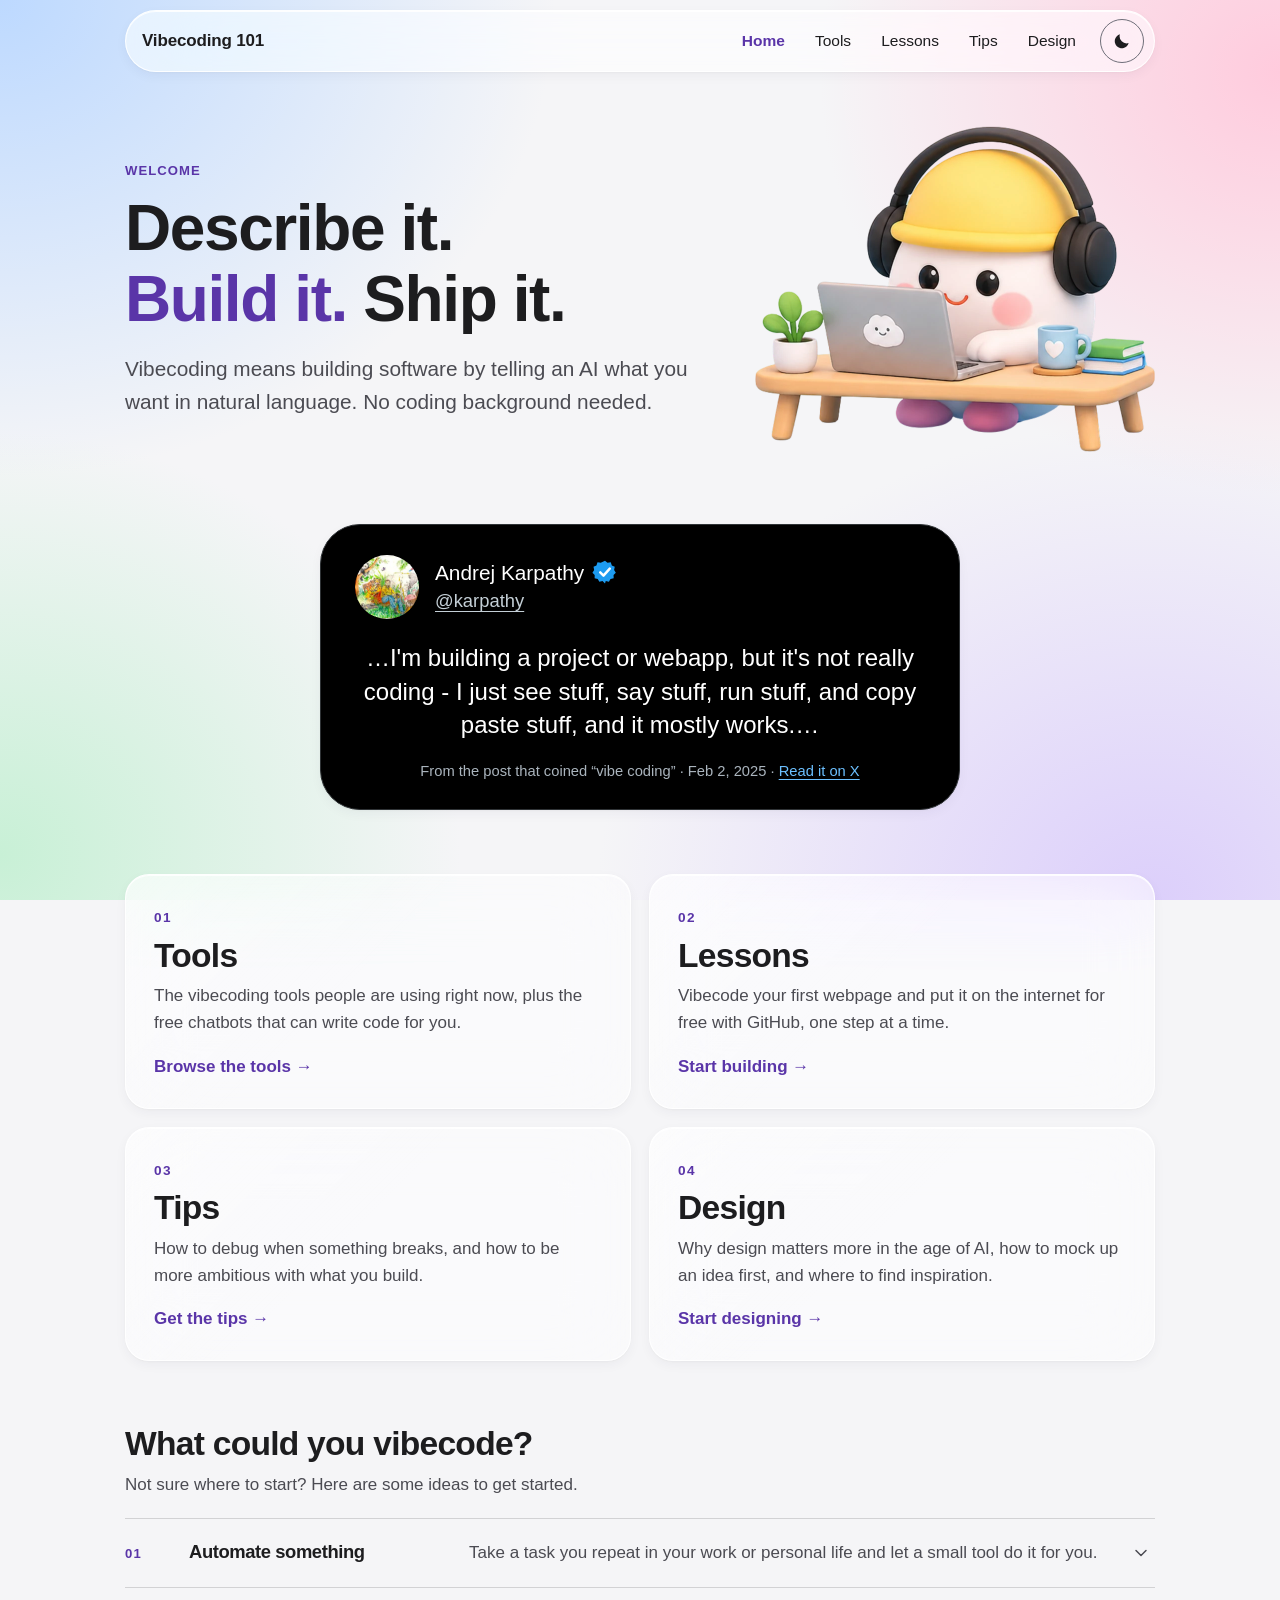
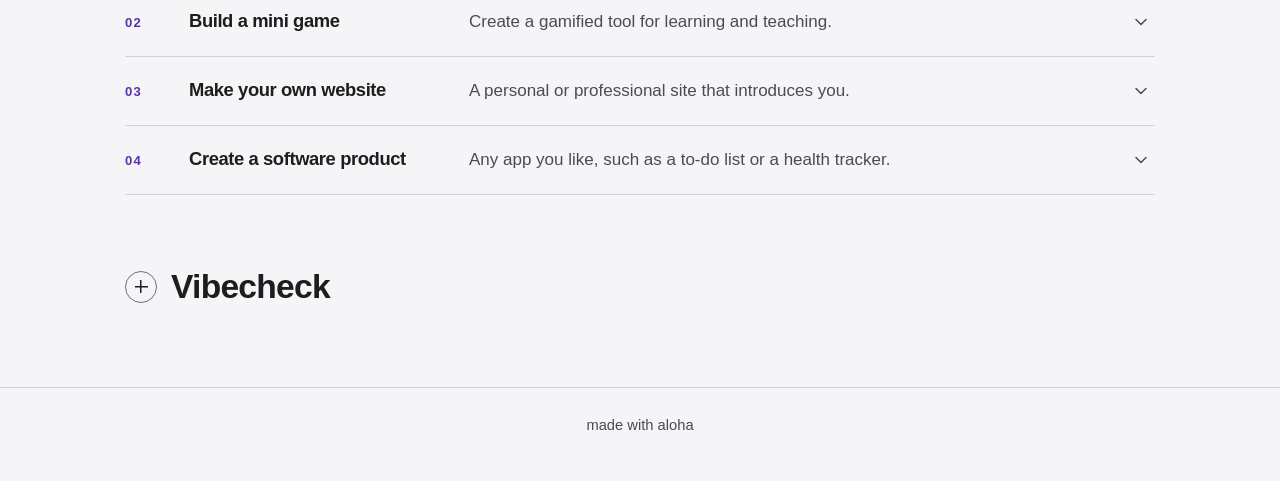
<file: index.html>
<!DOCTYPE html>
<html lang="en">
<head>
  <meta charset="UTF-8">
  <meta name="viewport" content="width=device-width, initial-scale=1">
  <title>Vibecoding 101</title>
  <meta name="description" content="A beginner's guide to vibecoding: popular tools and a step-by-step walkthrough for building your first webpage.">
  <meta name="color-scheme" content="light dark">
  <link rel="icon" type="image/png" href="favicon.png?v=4">
  <link rel="apple-touch-icon" href="apple-touch-icon.png?v=4">
  <script>
    (function () {
      var t = null;
      try { t = localStorage.getItem('vc101-theme'); } catch (e) {}
      if (!t) t = window.matchMedia && window.matchMedia('(prefers-color-scheme: dark)').matches ? 'dark' : 'light';
      document.documentElement.setAttribute('data-theme', t);
    })();
  </script>
  <link rel="stylesheet" href="style.css?v=35">
</head>
<body>
  <a class="skip" href="#main">Skip to main content</a>
  <header class="topbar">
    <div class="wrap">
      <div class="bar glass">
        <a class="brand" href="./">Vibecoding 101</a>
        <button class="menu-btn" id="menuBtn" type="button" aria-label="Menu" aria-expanded="false" aria-controls="mainNav">
          <svg viewBox="0 0 24 24" aria-hidden="true" fill="none" stroke="currentColor" stroke-width="2" stroke-linecap="round"><path d="M4 7h16M4 12h16M4 17h16"/></svg>
        </button>
        <nav aria-label="Main" id="mainNav"><ul class="nav"><li><a href="./" title="Home" aria-current="page"><svg class="nav-ico" viewBox="0 0 24 24" aria-hidden="true"><path d="M4 11l8-7 8 7v8a1 1 0 0 1-1 1h-4v-6H9v6H5a1 1 0 0 1-1-1z"/></svg><span class="nav-txt">Home</span></a></li><li><a href="tools" title="Tools"><svg class="nav-ico" viewBox="0 0 24 24" aria-hidden="true"><path d="M14.5 6.5a4 4 0 0 0-5.2 5.2L4 17v3h3l5.3-5.3a4 4 0 0 0 5.2-5.2l-2.6 2.6-2.4-.6-.6-2.4z"/></svg><span class="nav-txt">Tools</span></a></li><li><a href="lessons" title="Lessons"><svg class="nav-ico" viewBox="0 0 24 24" aria-hidden="true"><path d="M9 8l-4 4 4 4M15 8l4 4-4 4"/></svg><span class="nav-txt">Lessons</span></a></li><li><a href="tips" title="Tips"><svg class="nav-ico" viewBox="0 0 24 24" aria-hidden="true"><path d="M9 18h6M10 21h4M12 3a6 6 0 0 0-3.5 10.9c.6.5 1 1.2 1 2.1h5c0-.9.4-1.6 1-2.1A6 6 0 0 0 12 3z"/></svg><span class="nav-txt">Tips</span></a></li><li><a href="design" title="Design"><svg class="nav-ico" viewBox="0 0 24 24" aria-hidden="true"><path d="M4 20l1-4L16 5l3 3L8 19zM14 7l3 3"/></svg><span class="nav-txt">Design</span></a></li></ul></nav>
        <button class="theme" id="themeToggle" type="button" aria-label="Switch to dark mode">
          <svg class="moon" viewBox="0 0 24 24" aria-hidden="true" fill="currentColor"><path d="M20 14.5A8.5 8.5 0 0 1 9.5 4a8.5 8.5 0 1 0 10.5 10.5z"/></svg>
          <svg class="sun" viewBox="0 0 24 24" aria-hidden="true" fill="none" stroke="currentColor" stroke-width="2" stroke-linecap="round" hidden><circle cx="12" cy="12" r="4"/><path d="M12 2v2M12 20v2M2 12h2M20 12h2M5 5l1.5 1.5M17.5 17.5 19 19M19 5l-1.5 1.5M6.5 17.5 5 19"/></svg>
        </button>
      </div>
    </div>
  </header>
  <main id="main" class="wrap">
    <section class="hero" aria-labelledby="h1">
      <div>
        <p class="eyebrow">Welcome</p>
        <h1 id="h1">Describe it. <span class="hl">Build it.</span> Ship it.</h1>
        <p class="lede">Vibecoding means building software by telling an AI what you want in natural language. No coding background needed.</p>
      </div>
      <img class="hero-art lg" src="images/mascot-laptop.webp?v=2" alt="" width="800" height="652">
    </section>

    <section aria-labelledby="quote-h">
      <h2 id="quote-h" class="sr-only">Where the term comes from</h2>
      <figure class="xpost">
        <div class="xhead">
          <img class="xavatar" src="images/karpathy.jpg" alt="" width="64" height="64">
          <div>
            <div class="xname">Andrej Karpathy <svg viewBox="0 0 24 24" role="img" aria-label="Verified account"><path class="seal" d="M12 1.5l2.3 1.9 3-.3 1 2.8 2.7 1.3-.6 2.9 1.6 2.5-2.1 2.1.1 3-2.9.7-1.5 2.6-2.9-.8L12 22.5l-2.3-2.3-2.9.8-1.5-2.6-2.9-.7.1-3-2.1-2.1 1.6-2.5-.6-2.9 2.7-1.3 1-2.8 3 .3z"/><path d="M7.6 12.3l3 3 5.8-6.4" fill="none" stroke="#fff" stroke-width="2.3" stroke-linecap="round" stroke-linejoin="round"/></svg></div>
            <a class="xhandle" href="https://x.com/karpathy/status/1886192184808149383" target="_blank" rel="noopener">@karpathy<span class="sr-only"> (opens in a new tab)</span></a>
          </div>
        </div>
        <blockquote cite="https://x.com/karpathy/status/1886192184808149383">
          <p>&hellip;I'm building a project or webapp, but it's not really coding - I just see stuff, say stuff, run stuff, and copy paste stuff, and it mostly works.&hellip;</p>
        </blockquote>
        <figcaption>From the post that coined &ldquo;vibe coding&rdquo; &middot; Feb 2, 2025 &middot; <a href="https://x.com/karpathy/status/1886192184808149383" target="_blank" rel="noopener">Read it on X<span class="sr-only"> (opens in a new tab)</span></a></figcaption>
      </figure>
    </section>

    <section class="doors" aria-label="Pages">
      <a class="door glass" href="tools">
        <span class="num">01</span>
        <h2>Tools</h2>
        <p>The vibecoding tools people are using right now, plus the free chatbots that can write code for you.</p>
        <span class="go">Browse the tools &rarr;</span>
      </a>
      <a class="door glass" href="lessons">
        <span class="num">02</span>
        <h2>Lessons</h2>
        <p>Vibecode your first webpage and put it on the internet for free with GitHub, one step at a time.</p>
        <span class="go">Start building &rarr;</span>
      </a>
      <a class="door glass" href="tips">
        <span class="num">03</span>
        <h2>Tips</h2>
        <p>How to debug when something breaks, and how to be more ambitious with what you build.</p>
        <span class="go">Get the tips &rarr;</span>
      </a>
      <a class="door glass" href="design">
        <span class="num">04</span>
        <h2>Design</h2>
        <p>Why design matters more in the age of AI, how to mock up an idea first, and where to find inspiration.</p>
        <span class="go">Start designing &rarr;</span>
      </a>
    </section>

    <section aria-labelledby="ideas-h">
      <h2 id="ideas-h">What could you vibecode?</h2>
      <p class="note">Not sure where to start? Here are some ideas to get started.</p>
      <ol class="idea-list">
        <li><details><summary class="idea-row"><span class="idea-n" aria-hidden="true">01</span><h3>Automate something</h3><p>Take a task you repeat in your work or personal life and let a small tool do it for you.</p><span class="idea-more" aria-hidden="true"><svg viewBox="0 0 24 24"><path d="M6 9l6 6 6-6"/></svg></span></summary>
          <div class="idea-ex">
          <ol class="flowline">
            <li><span class="dot" aria-hidden="true">1</span><span class="lbl">Collect de-identified peer feedback<span class="tag special">Google Forms</span></span></li>
            <li><span class="dot" aria-hidden="true">2</span><span class="lbl">Write a skill that turns it into a report with recommendations<span class="tag special">Claude</span></span></li>
            <li><span class="dot" aria-hidden="true">3</span><span class="lbl">Update a document with the report content<span class="tag special">Google Docs</span></span></li>
            <li><span class="dot" aria-hidden="true">4</span><span class="lbl">Send students their peer feedback</span></li>
          </ol>
          </div></details></li>
        <li><details><summary class="idea-row"><span class="idea-n" aria-hidden="true">02</span><h3>Build a mini game</h3><p>Create a gamified tool for learning and teaching.</p><span class="idea-more" aria-hidden="true"><svg viewBox="0 0 24 24"><path d="M6 9l6 6 6-6"/></svg></span></summary>
          <div class="idea-ex">
          <div class="vwrap"><ul class="vgrid three">
            <li><a href="archive/number-matching-game.html" data-demo="Number matching game">Number matching game</a><span>Match Chinese numbers with English ones (1&ndash;10).</span></li>
            <li><a href="examples/cyberpunk-ranking-app.html" data-demo="Who will go first? (cyberpunk theme)">Who will go first? (cyberpunk theme)</a><span>Enter students' names and the tool selects who presents first.</span></li>
            <li><a href="examples/15_15_multiplication.html" data-demo="15 &times; 15 multiplication game">15 &times; 15 multiplication game</a><span>Test your ability to multiply numbers up to 15.</span></li>
          </ul></div>
          </div></details></li>
        <li><details><summary class="idea-row"><span class="idea-n" aria-hidden="true">03</span><h3>Make your own website</h3><p>A personal or professional site that introduces you.</p><span class="idea-more" aria-hidden="true"><svg viewBox="0 0 24 24"><path d="M6 9l6 6 6-6"/></svg></span></summary>
          <div class="idea-ex">
          <div class="vwrap"><ul class="vgrid one">
            <li><a href="https://anndtai.com/" target="_blank" rel="noopener">anndtai.com<span class="sr-only"> (opens in a new tab)</span></a><span>A gamified personal website.</span></li>
          </ul></div>
          </div></details></li>
        <li><details><summary class="idea-row"><span class="idea-n" aria-hidden="true">04</span><h3>Create a software product</h3><p>Any app you like, such as a to-do list or a health tracker.</p><span class="idea-more" aria-hidden="true"><svg viewBox="0 0 24 24"><path d="M6 9l6 6 6-6"/></svg></span></summary>
          <div class="idea-ex">
          <p class="soon">Example coming soon.</p>
          </div></details></li>
      </ol>
    </section>

    <section aria-labelledby="check-h">
      <details class="vibe"><summary><h2 id="check-h">Vibecheck</h2></summary>
      <div class="quiz">
        <fieldset class="q glass">
          <legend><span class="qn">Question 1 of 3</span>What does vibecoding mean?</legend>
          <div class="opts">
            <label class="opt"><input type="radio" name="home-q1" data-fb=" That is the traditional route. Vibecoding starts from a plain-language description instead."><span>Memorizing a programming language before you build anything.</span></label>
            <label class="opt"><input type="radio" name="home-q1" data-correct data-fb=" You describe, the AI writes the code, and you steer by looking at the result."><span>Describing what you want to an AI and shaping the result through conversation.</span></label>
            <label class="opt"><input type="radio" name="home-q1" data-fb=" Vibecoding creates something new from your own description."><span>Copying a finished website from someone else.</span></label>
          </div>
          <button class="btn small check" type="button">Check answer</button>
          <p class="feedback" role="status"></p>
        </fieldset>
        <fieldset class="q glass">
          <legend><span class="qn">Question 2 of 3</span>True or false? Vibecoding is for people with a computer science degree.</legend>
          <div class="opts">
            <label class="opt"><input type="radio" name="home-q2" data-fb=" Vibecoding works in natural language, so no degree or coding background is needed."><span>True</span></label>
            <label class="opt"><input type="radio" name="home-q2" data-correct data-fb=" Anyone who can describe what they want can vibecode. No degree or coding background needed."><span>False</span></label>
          </div>
          <button class="btn small check" type="button">Check answer</button>
          <p class="feedback" role="status"></p>
        </fieldset>
        <fieldset class="q glass">
          <legend><span class="qn">Question 3 of 3</span>When was the term vibecoding coined?</legend>
          <div class="opts">
            <label class="opt"><input type="radio" name="home-q3" data-fb=" Earlier than the real date. Andrej Karpathy, a co-founder of OpenAI, coined the term in a post on X in February 2025."><span>2015</span></label>
            <label class="opt"><input type="radio" name="home-q3" data-fb=" Close, but not yet. Andrej Karpathy, a co-founder of OpenAI, coined the term in a post on X in February 2025."><span>2022</span></label>
            <label class="opt"><input type="radio" name="home-q3" data-correct data-fb=" Andrej Karpathy, a co-founder of OpenAI, coined the term in a post on X in February 2025."><span>2025</span></label>
          </div>
          <button class="btn small check" type="button">Check answer</button>
          <p class="feedback" role="status"></p>
        </fieldset>
      </div>
      </details>
    </section>

    <dialog class="demo" id="demo" aria-labelledby="demo-title">
      <div class="demo-bar">
        <h2 id="demo-title" class="h3">Example</h2>
        <a id="demo-open" href="#" target="_blank" rel="noopener">Open in a new tab<span class="sr-only"> (opens in a new tab)</span></a>
        <button type="button" class="fc-btn" id="demo-close" aria-label="Close example"><svg viewBox="0 0 24 24" aria-hidden="true"><path d="M6 6l12 12M18 6L6 18"/></svg></button>
      </div>
      <iframe id="demo-frame" title="Example" src="about:blank"></iframe>
    </dialog>

  </main>
  <footer>
    <div class="wrap">made with aloha</div>
  </footer>
  <script src="app.js?v=35"></script>
</body>
</html>
</file>
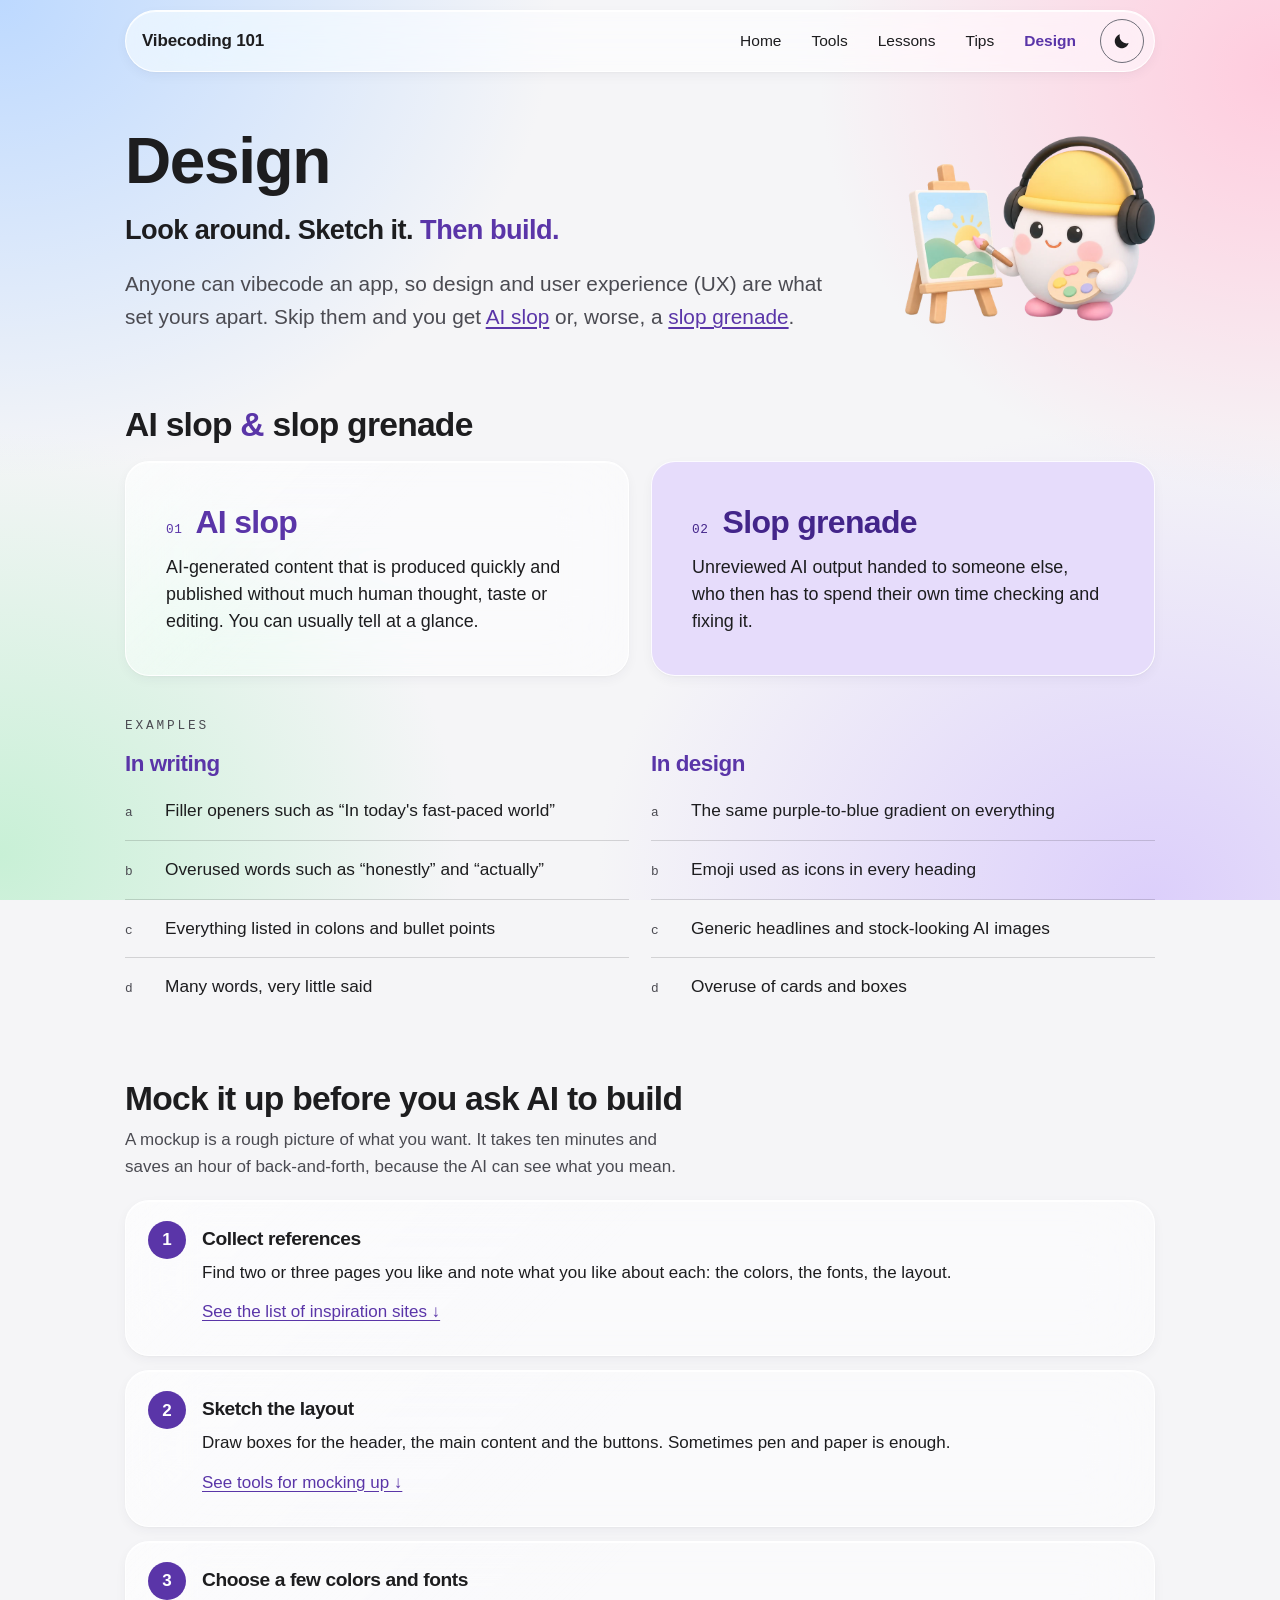
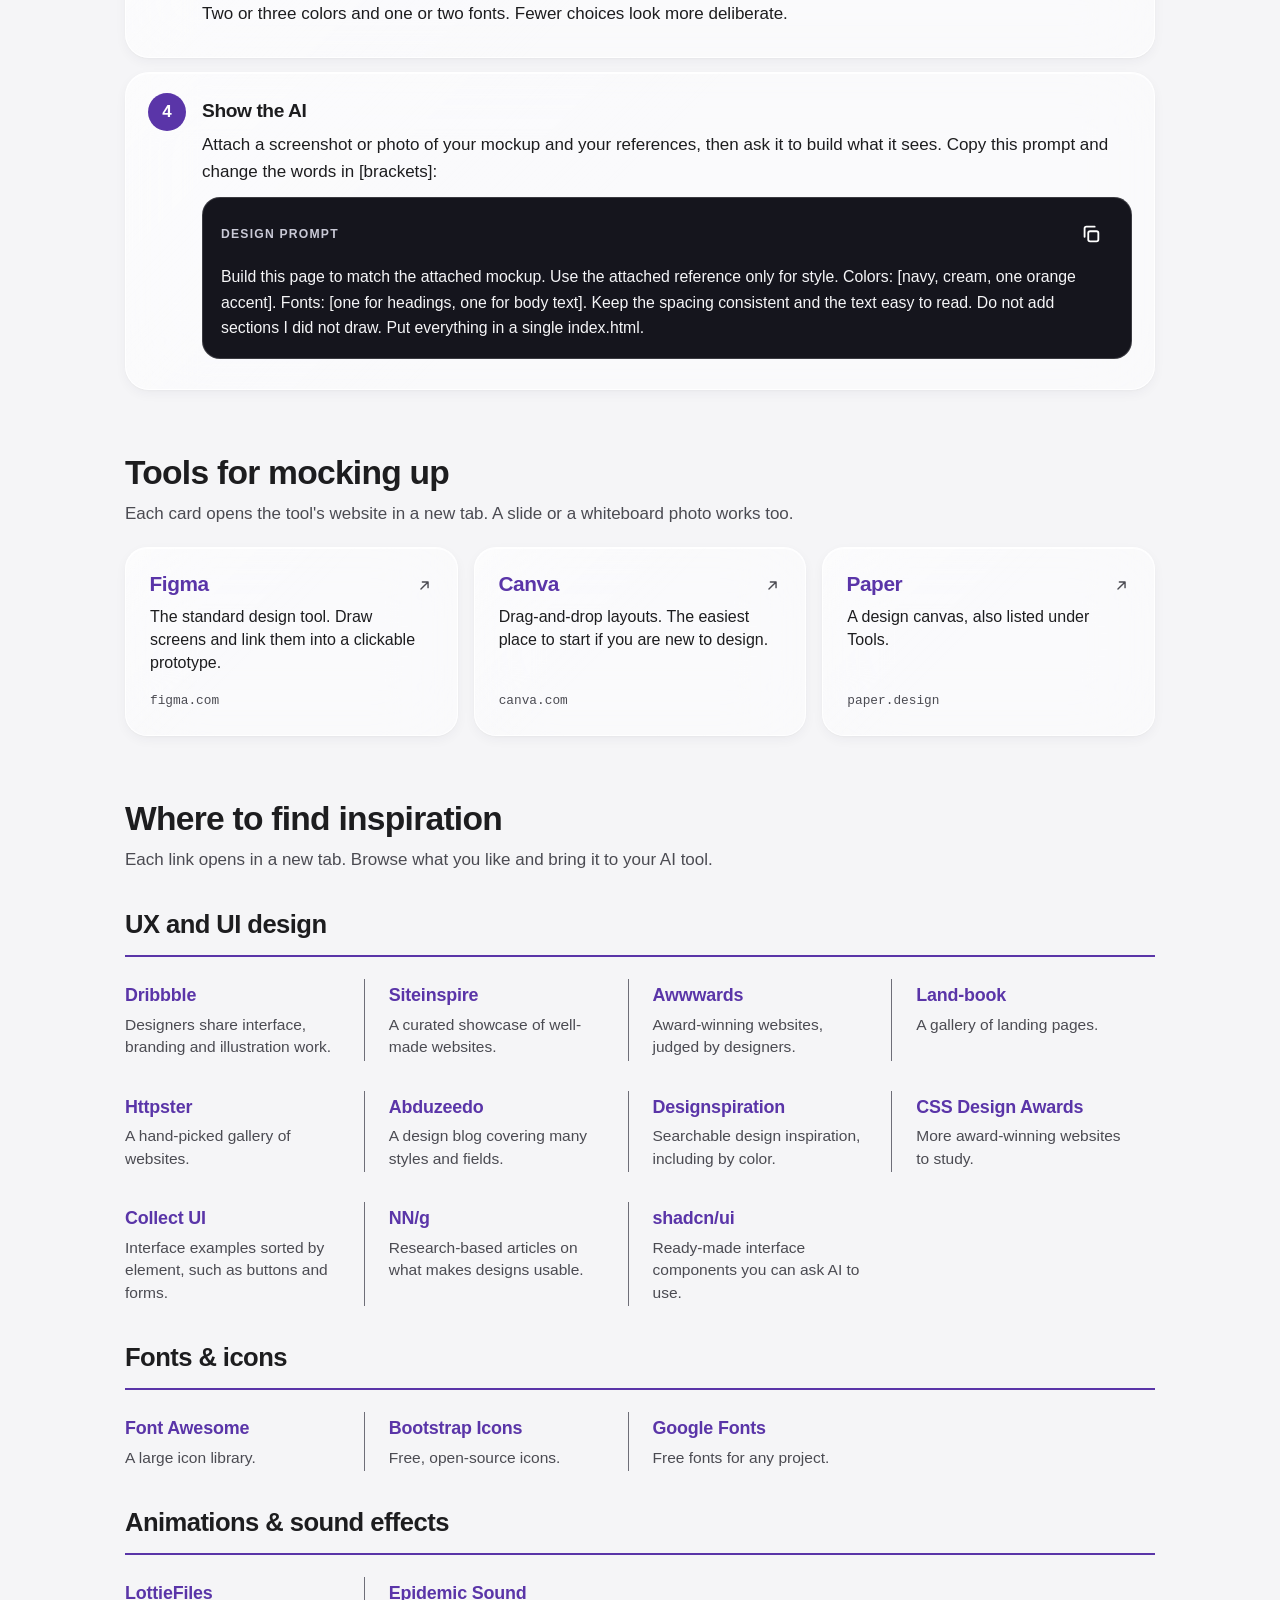
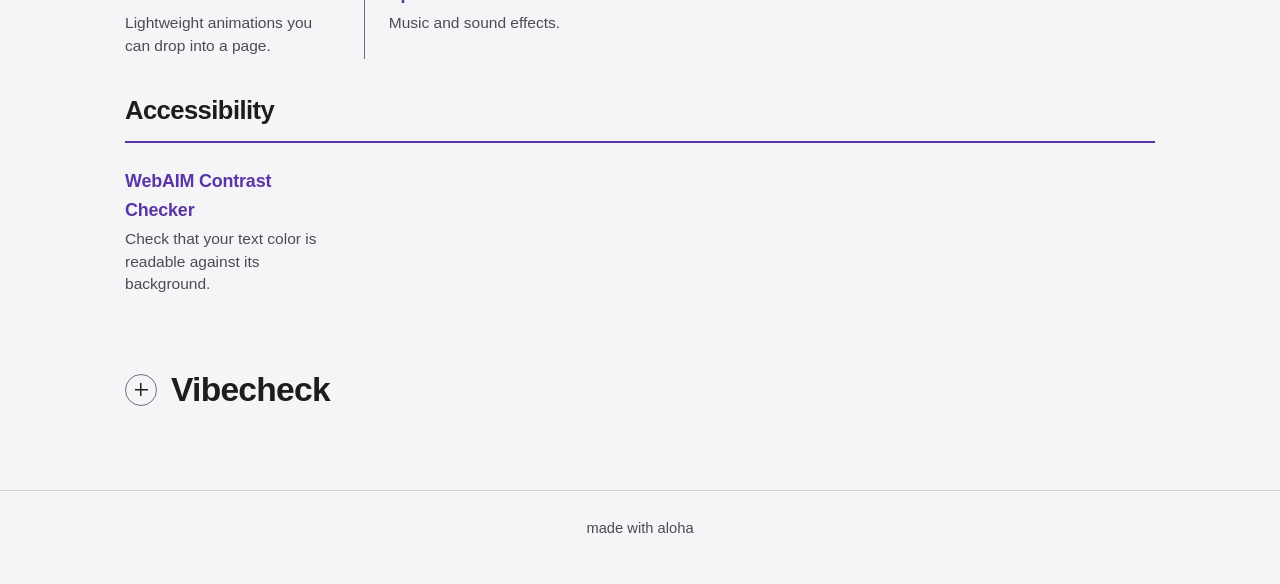
<file: design.html>
<!DOCTYPE html>
<html lang="en">
<head>
  <meta charset="UTF-8">
  <meta name="viewport" content="width=device-width, initial-scale=1">
  <title>Design | Vibecoding 101</title>
  <meta name="description" content="Why design matters in the age of AI, what AI slop is, how to mock up an idea before building, and where to find inspiration.">
  <meta name="color-scheme" content="light dark">
  <link rel="icon" type="image/png" href="favicon.png?v=4">
  <link rel="apple-touch-icon" href="apple-touch-icon.png?v=4">
  <script>
    (function () {
      var t = null;
      try { t = localStorage.getItem('vc101-theme'); } catch (e) {}
      if (!t) t = window.matchMedia && window.matchMedia('(prefers-color-scheme: dark)').matches ? 'dark' : 'light';
      document.documentElement.setAttribute('data-theme', t);
    })();
  </script>
  <link rel="stylesheet" href="style.css?v=35">
</head>
<body>
  <a class="skip" href="#main">Skip to main content</a>
  <header class="topbar">
    <div class="wrap">
      <div class="bar glass">
        <a class="brand" href="./">Vibecoding 101</a>
        <button class="menu-btn" id="menuBtn" type="button" aria-label="Menu" aria-expanded="false" aria-controls="mainNav">
          <svg viewBox="0 0 24 24" aria-hidden="true" fill="none" stroke="currentColor" stroke-width="2" stroke-linecap="round"><path d="M4 7h16M4 12h16M4 17h16"/></svg>
        </button>
        <nav aria-label="Main" id="mainNav"><ul class="nav"><li><a href="./" title="Home"><svg class="nav-ico" viewBox="0 0 24 24" aria-hidden="true"><path d="M4 11l8-7 8 7v8a1 1 0 0 1-1 1h-4v-6H9v6H5a1 1 0 0 1-1-1z"/></svg><span class="nav-txt">Home</span></a></li><li><a href="tools" title="Tools"><svg class="nav-ico" viewBox="0 0 24 24" aria-hidden="true"><path d="M14.5 6.5a4 4 0 0 0-5.2 5.2L4 17v3h3l5.3-5.3a4 4 0 0 0 5.2-5.2l-2.6 2.6-2.4-.6-.6-2.4z"/></svg><span class="nav-txt">Tools</span></a></li><li><a href="lessons" title="Lessons"><svg class="nav-ico" viewBox="0 0 24 24" aria-hidden="true"><path d="M9 8l-4 4 4 4M15 8l4 4-4 4"/></svg><span class="nav-txt">Lessons</span></a></li><li><a href="tips" title="Tips"><svg class="nav-ico" viewBox="0 0 24 24" aria-hidden="true"><path d="M9 18h6M10 21h4M12 3a6 6 0 0 0-3.5 10.9c.6.5 1 1.2 1 2.1h5c0-.9.4-1.6 1-2.1A6 6 0 0 0 12 3z"/></svg><span class="nav-txt">Tips</span></a></li><li><a href="design" title="Design" aria-current="page"><svg class="nav-ico" viewBox="0 0 24 24" aria-hidden="true"><path d="M4 20l1-4L16 5l3 3L8 19zM14 7l3 3"/></svg><span class="nav-txt">Design</span></a></li></ul></nav>
        <button class="theme" id="themeToggle" type="button" aria-label="Switch to dark mode">
          <svg class="moon" viewBox="0 0 24 24" aria-hidden="true" fill="currentColor"><path d="M20 14.5A8.5 8.5 0 0 1 9.5 4a8.5 8.5 0 1 0 10.5 10.5z"/></svg>
          <svg class="sun" viewBox="0 0 24 24" aria-hidden="true" fill="none" stroke="currentColor" stroke-width="2" stroke-linecap="round" hidden><circle cx="12" cy="12" r="4"/><path d="M12 2v2M12 20v2M2 12h2M20 12h2M5 5l1.5 1.5M17.5 17.5 19 19M19 5l-1.5 1.5M6.5 17.5 5 19"/></svg>
        </button>
      </div>
    </div>
  </header>
  <main id="main" class="wrap">
    <section class="hero" aria-labelledby="h1">
      <div>
        <h1 id="h1">Design</h1>
        <p class="tagline">Look around. Sketch it. <span class="hl">Then build.</span></p>
        <p class="lede">Anyone can vibecode an app, so design and user experience (UX) are what set yours apart. Skip them and you get <a href="https://simonwillison.net/2024/May/8/slop/" target="_blank" rel="noopener">AI slop<span class="sr-only"> (opens in a new tab)</span></a> or, worse, a <a href="https://tech.co/news/what-is-slop-grenade" target="_blank" rel="noopener">slop grenade<span class="sr-only"> (opens in a new tab)</span></a>.</p>
      </div>
      <img class="hero-art md" src="images/mascot-design.webp?v=3" alt="" width="720" height="540">
    </section>

    <section aria-labelledby="slop-h">
      <h2 id="slop-h">AI slop <span class="hl">&amp;</span> slop grenade</h2>
      <div class="slop-cards">
        <div class="slop-card glass">
          <h3><span class="n" aria-hidden="true">01</span> AI slop</h3>
          <p>AI-generated content that is produced quickly and published without much human thought, taste or editing. You can usually tell at a glance.</p>
        </div>
        <div class="slop-card solid">
          <h3><span class="n" aria-hidden="true">02</span> Slop grenade</h3>
          <p>Unreviewed AI output handed to someone else, who then has to spend their own time checking and fixing it.</p>
        </div>
      </div>
      <p class="mono-label">Examples</p>
      <div class="spot-cols">
        <div>
          <h3>In writing</h3>
          <ol class="spot">
            <li>Filler openers such as &ldquo;In today's fast-paced world&rdquo;</li>
            <li>Overused words such as &ldquo;honestly&rdquo; and &ldquo;actually&rdquo;</li>
            <li>Everything listed in colons and bullet points</li>
            <li>Many words, very little said</li>
          </ol>
        </div>
        <div>
          <h3>In design</h3>
          <ol class="spot">
            <li>The same purple-to-blue gradient on everything</li>
            <li>Emoji used as icons in every heading</li>
            <li>Generic headlines and stock-looking AI images</li>
            <li>Overuse of cards and boxes</li>
          </ol>
        </div>
      </div>
    </section>

    <section aria-labelledby="mock-h">
      <h2 id="mock-h">Mock it up before you ask AI to build</h2>
      <p class="note">A mockup is a rough picture of what you want. It takes ten minutes and saves an hour of back&#8209;and&#8209;forth, because the AI can see what you mean.</p>
      <ol class="steps">
        <li class="glass">
          <h3>Collect references</h3>
          <p>Find two or three pages you like and note what you like about each: the colors, the fonts, the layout.</p>
          <p><a href="#insp-h">See the list of inspiration sites &darr;</a></p>
        </li>
        <li class="glass">
          <h3>Sketch the layout</h3>
          <p>Draw boxes for the header, the main content and the buttons. Sometimes pen and paper is enough.</p>
          <p><a href="#mocktools-h">See tools for mocking up &darr;</a></p>
        </li>
        <li class="glass">
          <h3>Choose a few colors and fonts</h3>
          <p>Two or three colors and one or two fonts. Fewer choices look more deliberate.</p>
        </li>
        <li class="glass">
          <h3>Show the AI</h3>
          <p>Attach a screenshot or photo of your mockup and your references, then ask it to build what it sees. Copy this prompt and change the words in [brackets]:</p>
          <div class="prompt">
            <div class="prompt-head"><span class="prompt-label">Design prompt</span><button class="copy" type="button" data-copy="p6" aria-label="Copy design prompt"><svg class="i-copy" viewBox="0 0 24 24" aria-hidden="true"><rect x="9" y="9" width="11" height="11" rx="2"/><path d="M5 15V6a2 2 0 0 1 2-2h9"/></svg><svg class="i-done" viewBox="0 0 24 24" aria-hidden="true"><path d="M5 12.5l4.5 4.5L19 7.5"/></svg></button></div>
            <p id="p6">Build this page to match the attached mockup. Use the attached reference only for style. Colors: [navy, cream, one orange accent]. Fonts: [one for headings, one for body text]. Keep the spacing consistent and the text easy to read. Do not add sections I did not draw. Put everything in a single index.html.</p>
          </div>
        </li>
      </ol>
    </section>

    <section aria-labelledby="mocktools-h">
      <h2 id="mocktools-h">Tools for mocking up</h2>
      <p class="note">Each card opens the tool's website in a new tab. A slide or a whiteboard photo works too.</p>
        <ul class="refgrid three">
          <li><a class="ref glass" href="https://www.figma.com/" target="_blank" rel="noopener"><span class="name">Figma<svg viewBox="0 0 24 24" aria-hidden="true"><path d="M7 17 17 7M9 7h8v8"/></svg></span><span class="desc">The standard design tool. Draw screens and link them into a clickable prototype.</span><span class="dom">figma.com</span><span class="sr-only"> (opens in a new tab)</span></a></li>
          <li><a class="ref glass" href="https://www.canva.com/" target="_blank" rel="noopener"><span class="name">Canva<svg viewBox="0 0 24 24" aria-hidden="true"><path d="M7 17 17 7M9 7h8v8"/></svg></span><span class="desc">Drag-and-drop layouts. The easiest place to start if you are new to design.</span><span class="dom">canva.com</span><span class="sr-only"> (opens in a new tab)</span></a></li>
          <li><a class="ref glass" href="https://paper.design/" target="_blank" rel="noopener"><span class="name">Paper<svg viewBox="0 0 24 24" aria-hidden="true"><path d="M7 17 17 7M9 7h8v8"/></svg></span><span class="desc">A design canvas, also listed under Tools.</span><span class="dom">paper.design</span><span class="sr-only"> (opens in a new tab)</span></a></li>
        </ul>
    </section>

    <section aria-labelledby="insp-h">
      <h2 id="insp-h">Where to find inspiration</h2>
      <p class="note">Each link opens in a new tab. Browse what you like and bring it to your AI tool.</p>
      <h3 class="rule">UX and UI design</h3>
      <div class="vwrap"><ul class="vgrid">
        <li><a href="https://dribbble.com/" target="_blank" rel="noopener">Dribbble<span class="sr-only"> (opens in a new tab)</span></a><span>Designers share interface, branding and illustration work.</span></li>
        <li><a href="https://www.siteinspire.com/" target="_blank" rel="noopener">Siteinspire<span class="sr-only"> (opens in a new tab)</span></a><span>A curated showcase of well-made websites.</span></li>
        <li><a href="https://www.awwwards.com/" target="_blank" rel="noopener">Awwwards<span class="sr-only"> (opens in a new tab)</span></a><span>Award-winning websites, judged by designers.</span></li>
        <li><a href="https://land-book.com/" target="_blank" rel="noopener">Land-book<span class="sr-only"> (opens in a new tab)</span></a><span>A gallery of landing pages.</span></li>
        <li><a href="https://httpster.net/" target="_blank" rel="noopener">Httpster<span class="sr-only"> (opens in a new tab)</span></a><span>A hand-picked gallery of websites.</span></li>
        <li><a href="https://abduzeedo.com/" target="_blank" rel="noopener">Abduzeedo<span class="sr-only"> (opens in a new tab)</span></a><span>A design blog covering many styles and fields.</span></li>
        <li><a href="https://www.designspiration.com/" target="_blank" rel="noopener">Designspiration<span class="sr-only"> (opens in a new tab)</span></a><span>Searchable design inspiration, including by color.</span></li>
        <li><a href="https://www.cssdesignawards.com/" target="_blank" rel="noopener">CSS Design Awards<span class="sr-only"> (opens in a new tab)</span></a><span>More award-winning websites to study.</span></li>
        <li><a href="https://collectui.com/" target="_blank" rel="noopener">Collect UI<span class="sr-only"> (opens in a new tab)</span></a><span>Interface examples sorted by element, such as buttons and forms.</span></li>
        <li><a href="https://www.nngroup.com/articles/" target="_blank" rel="noopener">NN/g<span class="sr-only"> (opens in a new tab)</span></a><span>Research-based articles on what makes designs usable.</span></li>
        <li><a href="https://ui.shadcn.com/docs/components" target="_blank" rel="noopener">shadcn/ui<span class="sr-only"> (opens in a new tab)</span></a><span>Ready-made interface components you can ask AI to use.</span></li>
      </ul></div>
      <h3 class="rule">Fonts &amp; icons</h3>
      <div class="vwrap"><ul class="vgrid">
        <li><a href="https://fontawesome.com/" target="_blank" rel="noopener">Font Awesome<span class="sr-only"> (opens in a new tab)</span></a><span>A large icon library.</span></li>
        <li><a href="https://icons.getbootstrap.com/" target="_blank" rel="noopener">Bootstrap Icons<span class="sr-only"> (opens in a new tab)</span></a><span>Free, open-source icons.</span></li>
        <li><a href="https://fonts.google.com/" target="_blank" rel="noopener">Google Fonts<span class="sr-only"> (opens in a new tab)</span></a><span>Free fonts for any project.</span></li>
      </ul></div>
      <h3 class="rule">Animations &amp; sound effects</h3>
      <div class="vwrap"><ul class="vgrid">
        <li><a href="https://lottiefiles.com/" target="_blank" rel="noopener">LottieFiles<span class="sr-only"> (opens in a new tab)</span></a><span>Lightweight animations you can drop into a page.</span></li>
        <li><a href="https://www.epidemicsound.com/" target="_blank" rel="noopener">Epidemic Sound<span class="sr-only"> (opens in a new tab)</span></a><span>Music and sound effects.</span></li>
      </ul></div>
      <h3 class="rule">Accessibility</h3>
      <div class="vwrap"><ul class="vgrid">
        <li><a href="https://webaim.org/resources/contrastchecker/" target="_blank" rel="noopener">WebAIM Contrast Checker<span class="sr-only"> (opens in a new tab)</span></a><span>Check that your text color is readable against its background.</span></li>
      </ul></div>
    </section>

    <section aria-labelledby="check-h">
      <details class="vibe"><summary><h2 id="check-h">Vibecheck</h2></summary>
      <div class="quiz">
        <fieldset class="q glass">
          <legend><span class="qn">Question 1 of 2</span>Which best describes AI slop?</legend>
          <div class="opts">
            <label class="opt"><input type="radio" name="design-q1" data-fb=" Not everything made with AI is slop. It becomes slop when nobody puts thought, taste or editing into it."><span>Any content made with the help of AI.</span></label>
            <label class="opt"><input type="radio" name="design-q1" data-correct data-fb=" The problem is the missing human care, not the use of AI."><span>AI-generated content published quickly without much human thought, taste or editing.</span></label>
            <label class="opt"><input type="radio" name="design-q1" data-fb=" Bugs happen in any code. Slop is about low-effort content that nobody reviewed or refined."><span>Code that has a bug in it.</span></label>
          </div>
          <button class="btn small check" type="button">Check answer</button>
          <p class="feedback" role="status"></p>
        </fieldset>
        <fieldset class="q glass">
          <legend><span class="qn">Question 2 of 2</span>Why do UX and design matter more now than before?</legend>
          <div class="opts">
            <label class="opt"><input type="radio" name="design-q2" data-fb=" It can. That is why building is no longer what makes an app stand out."><span>Because AI cannot write working code.</span></label>
            <label class="opt"><input type="radio" name="design-q2" data-correct data-fb=" When building is easy for everyone, care for the user experience is the difference."><span>Because anyone can build an app, so the look and feel is what sets yours apart.</span></label>
            <label class="opt"><input type="radio" name="design-q2" data-fb=" Tool prices are not the reason. Building got easy, so design is where the difference shows."><span>Because design tools recently became free.</span></label>
          </div>
          <button class="btn small check" type="button">Check answer</button>
          <p class="feedback" role="status"></p>
        </fieldset>
      </div>
      </details>
    </section>

  </main>
  <footer>
    <div class="wrap">made with aloha</div>
  </footer>
  <script src="app.js?v=35"></script>
</body>
</html>
</file>
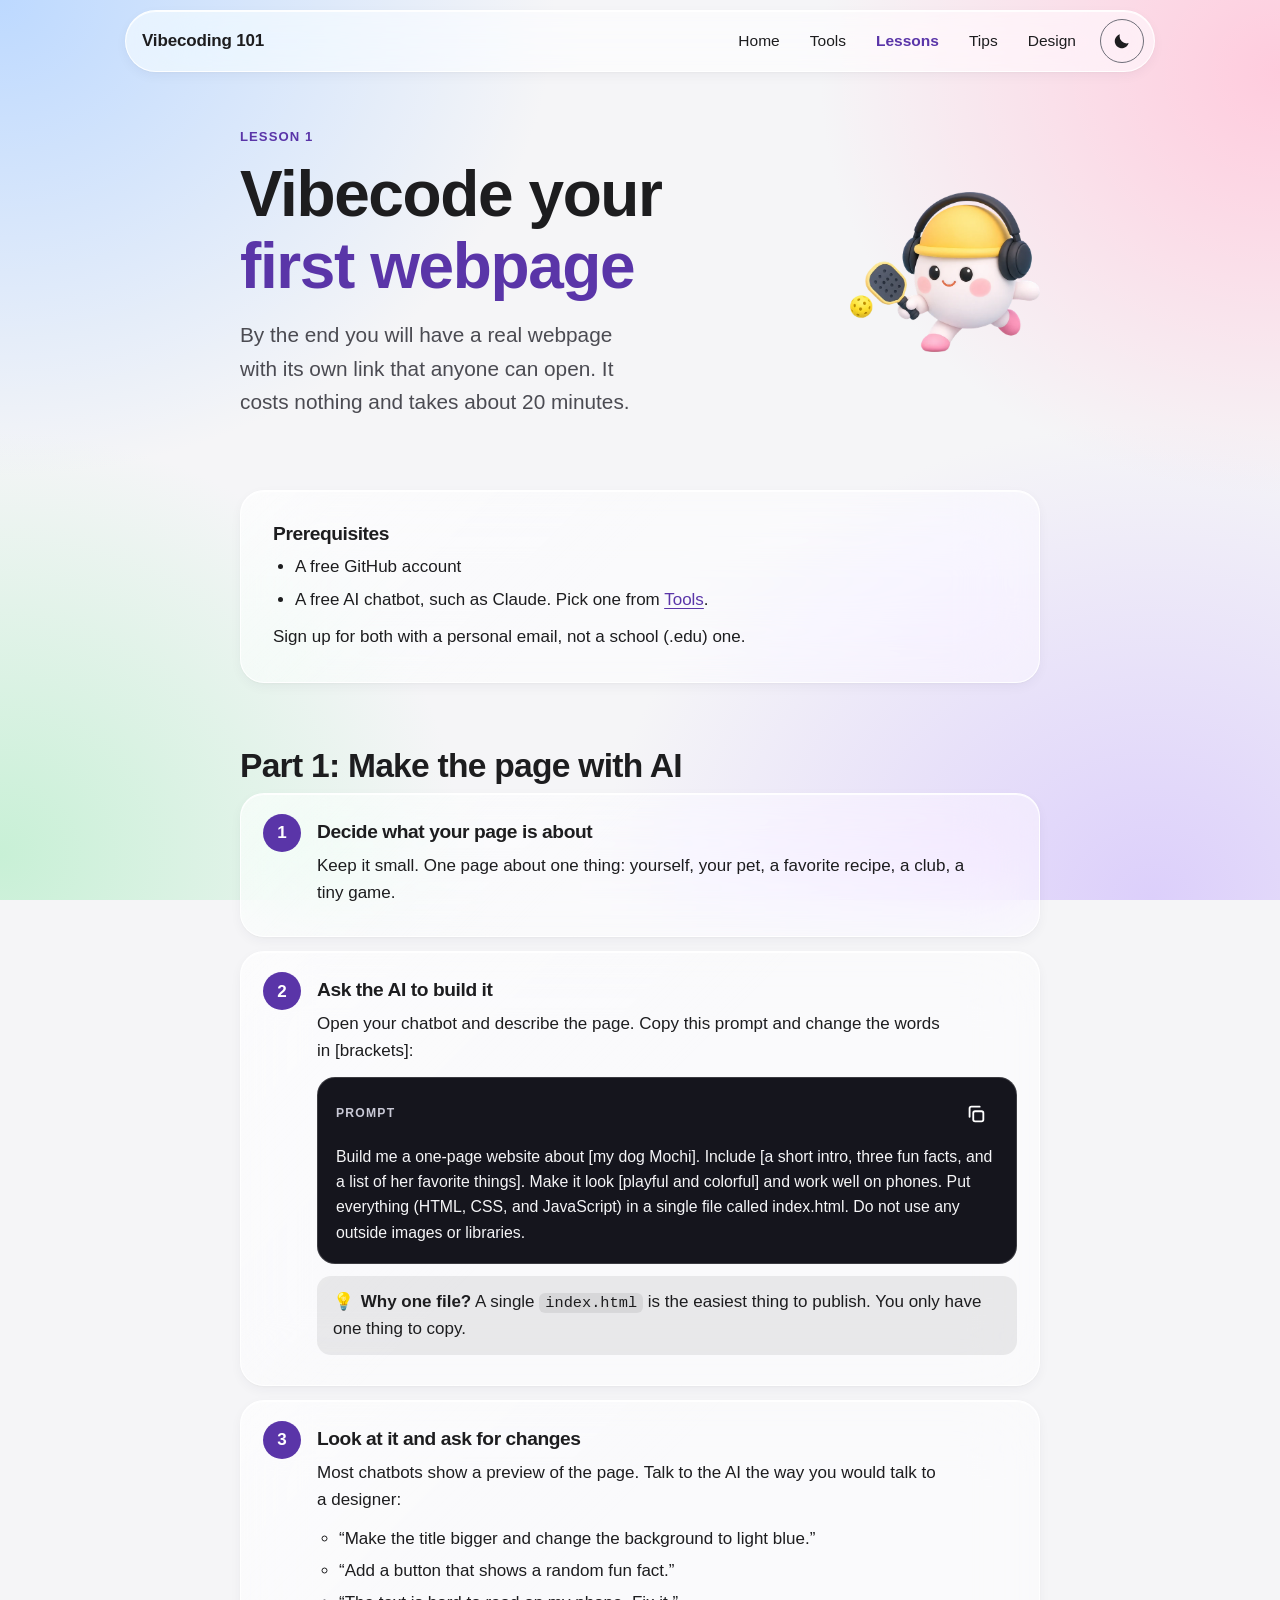
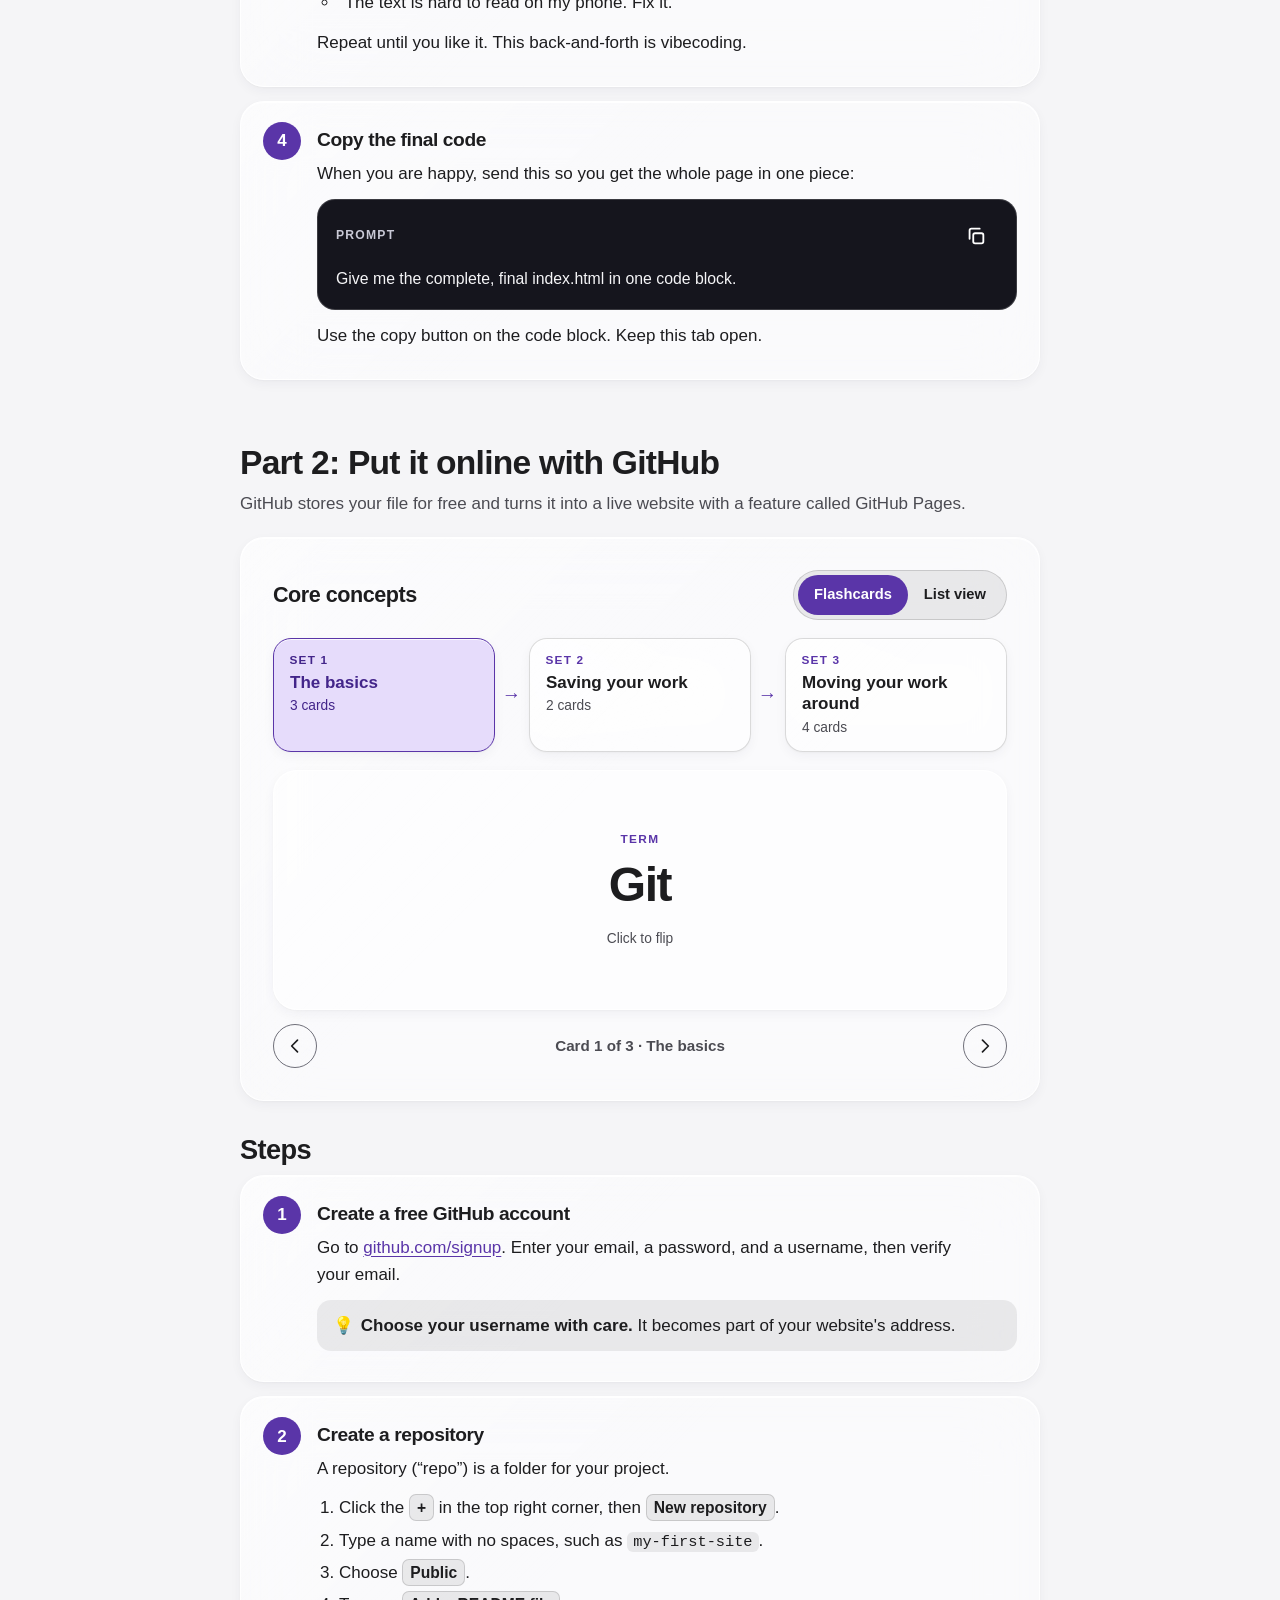
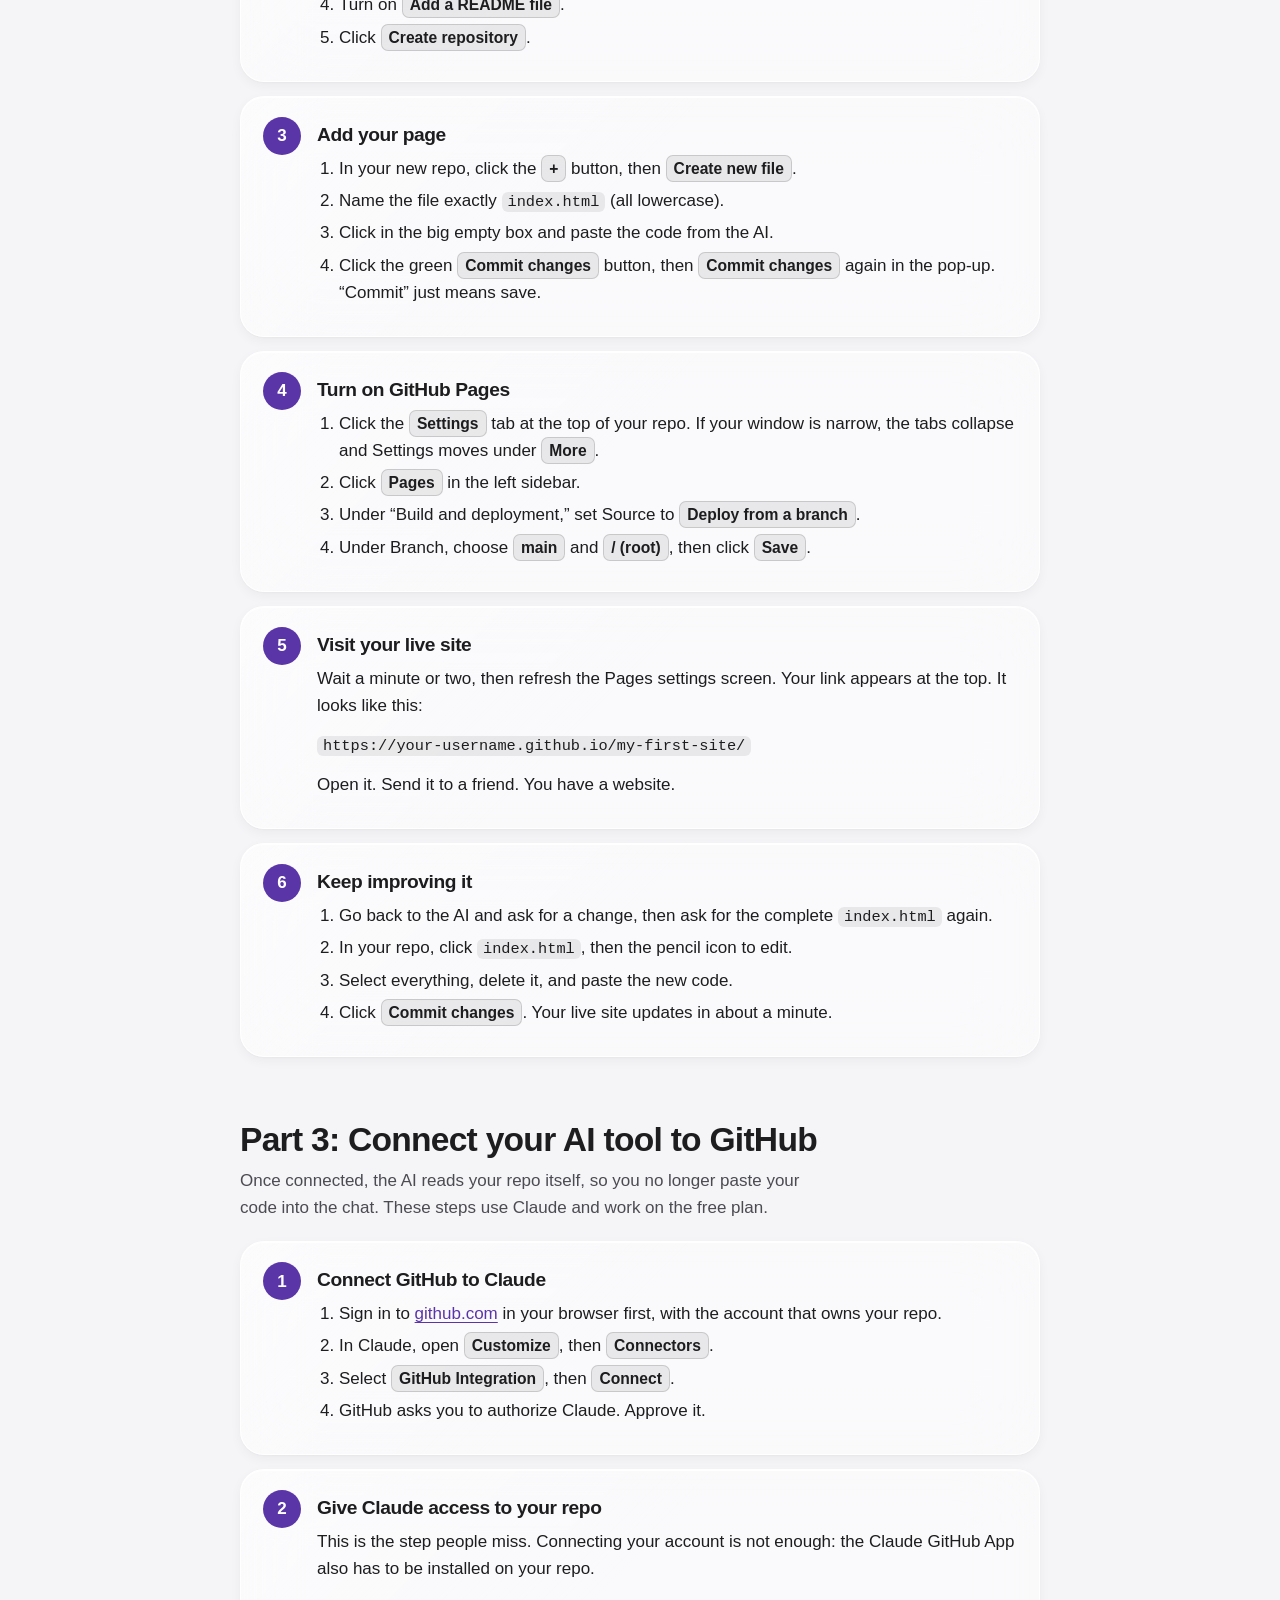
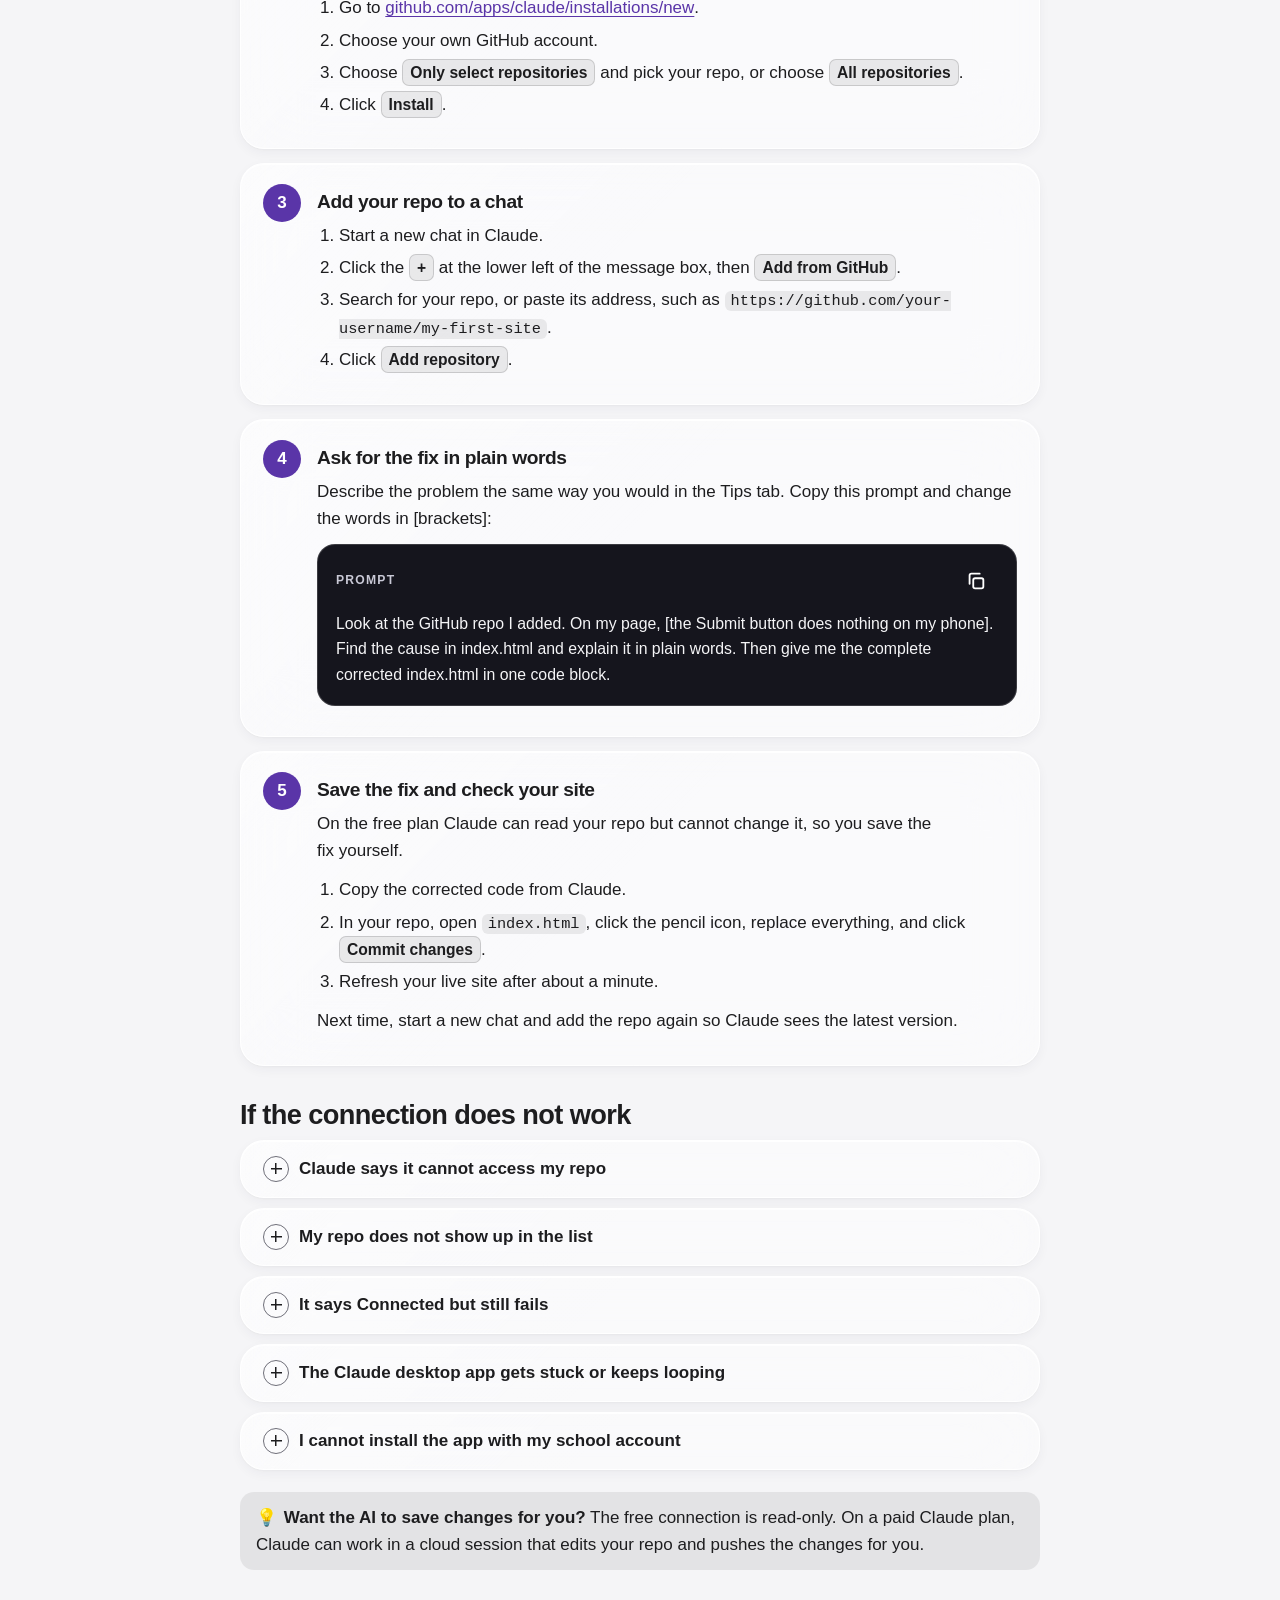
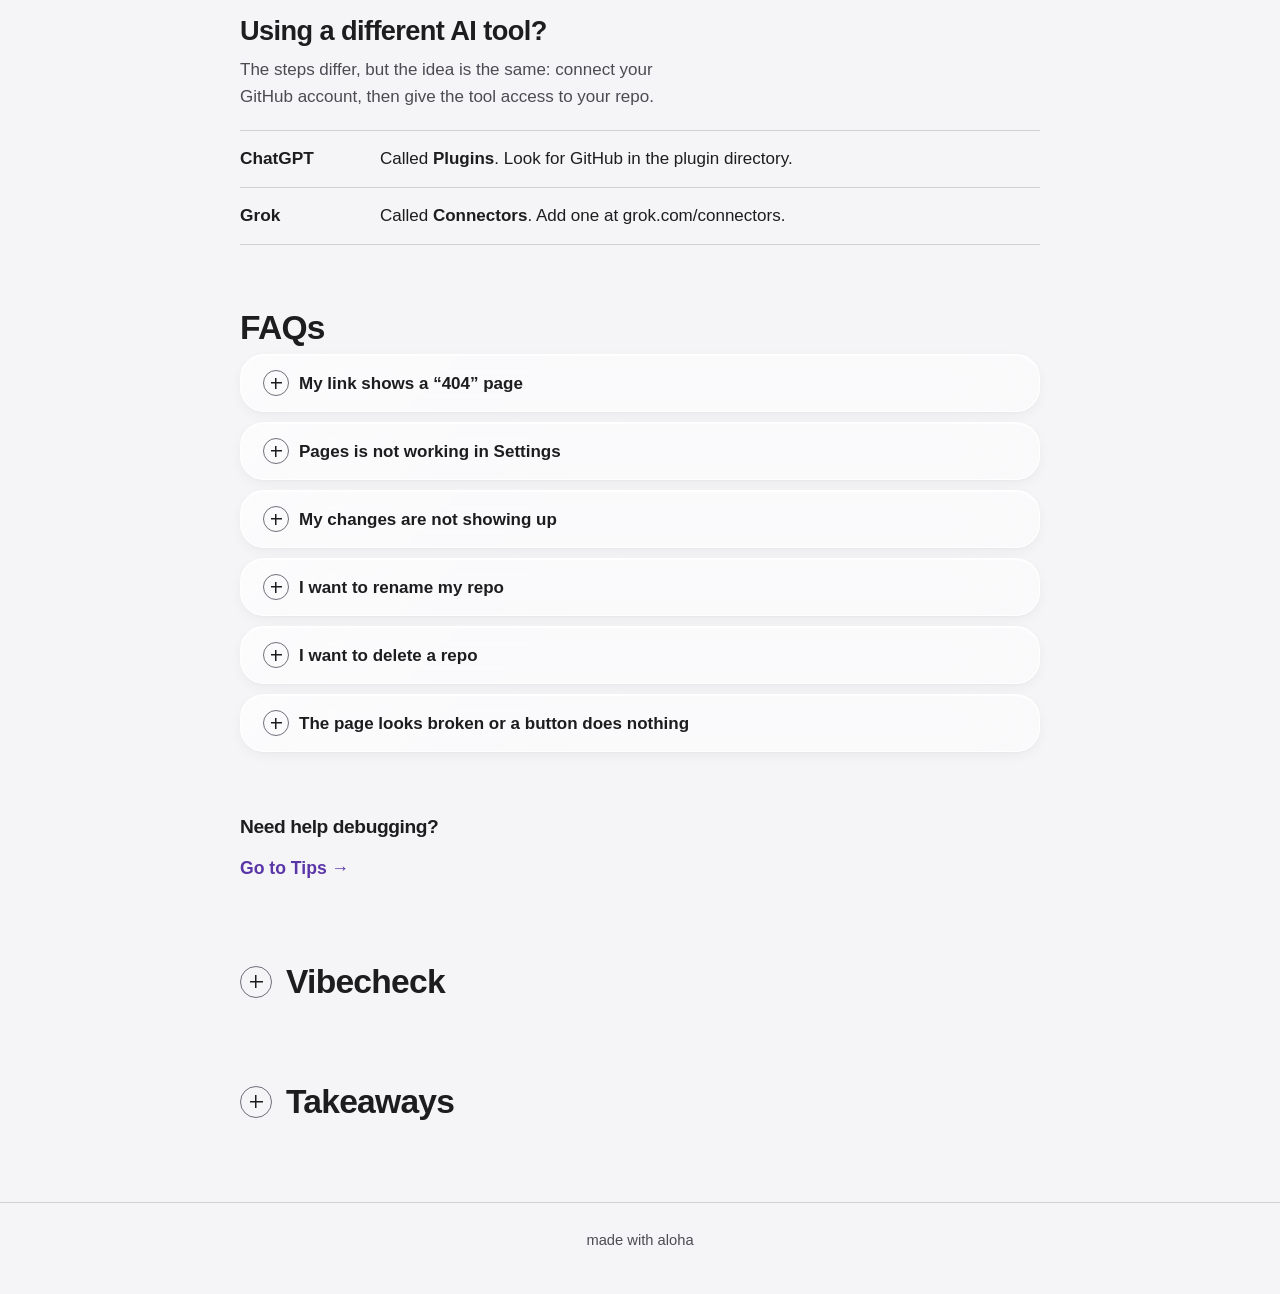
<file: lessons.html>
<!DOCTYPE html>
<html lang="en">
<head>
  <meta charset="UTF-8">
  <meta name="viewport" content="width=device-width, initial-scale=1">
  <title>Lessons | Vibecoding 101</title>
  <meta name="description" content="Step-by-step instructions for beginners: vibecode your first webpage and publish it for free with GitHub.">
  <meta name="color-scheme" content="light dark">
  <link rel="icon" type="image/png" href="favicon.png?v=4">
  <link rel="apple-touch-icon" href="apple-touch-icon.png?v=4">
  <script>
    (function () {
      var t = null;
      try { t = localStorage.getItem('vc101-theme'); } catch (e) {}
      if (!t) t = window.matchMedia && window.matchMedia('(prefers-color-scheme: dark)').matches ? 'dark' : 'light';
      document.documentElement.setAttribute('data-theme', t);
    })();
  </script>
  <link rel="stylesheet" href="style.css?v=35">
</head>
<body>
  <a class="skip" href="#main">Skip to main content</a>
  <header class="topbar">
    <div class="wrap">
      <div class="bar glass">
        <a class="brand" href="./">Vibecoding 101</a>
        <button class="menu-btn" id="menuBtn" type="button" aria-label="Menu" aria-expanded="false" aria-controls="mainNav">
          <svg viewBox="0 0 24 24" aria-hidden="true" fill="none" stroke="currentColor" stroke-width="2" stroke-linecap="round"><path d="M4 7h16M4 12h16M4 17h16"/></svg>
        </button>
        <nav aria-label="Main" id="mainNav"><ul class="nav"><li><a href="./" title="Home"><svg class="nav-ico" viewBox="0 0 24 24" aria-hidden="true"><path d="M4 11l8-7 8 7v8a1 1 0 0 1-1 1h-4v-6H9v6H5a1 1 0 0 1-1-1z"/></svg><span class="nav-txt">Home</span></a></li><li><a href="tools" title="Tools"><svg class="nav-ico" viewBox="0 0 24 24" aria-hidden="true"><path d="M14.5 6.5a4 4 0 0 0-5.2 5.2L4 17v3h3l5.3-5.3a4 4 0 0 0 5.2-5.2l-2.6 2.6-2.4-.6-.6-2.4z"/></svg><span class="nav-txt">Tools</span></a></li><li><a href="lessons" title="Lessons" aria-current="page"><svg class="nav-ico" viewBox="0 0 24 24" aria-hidden="true"><path d="M9 8l-4 4 4 4M15 8l4 4-4 4"/></svg><span class="nav-txt">Lessons</span></a></li><li><a href="tips" title="Tips"><svg class="nav-ico" viewBox="0 0 24 24" aria-hidden="true"><path d="M9 18h6M10 21h4M12 3a6 6 0 0 0-3.5 10.9c.6.5 1 1.2 1 2.1h5c0-.9.4-1.6 1-2.1A6 6 0 0 0 12 3z"/></svg><span class="nav-txt">Tips</span></a></li><li><a href="design" title="Design"><svg class="nav-ico" viewBox="0 0 24 24" aria-hidden="true"><path d="M4 20l1-4L16 5l3 3L8 19zM14 7l3 3"/></svg><span class="nav-txt">Design</span></a></li></ul></nav>
        <button class="theme" id="themeToggle" type="button" aria-label="Switch to dark mode">
          <svg class="moon" viewBox="0 0 24 24" aria-hidden="true" fill="currentColor"><path d="M20 14.5A8.5 8.5 0 0 1 9.5 4a8.5 8.5 0 1 0 10.5 10.5z"/></svg>
          <svg class="sun" viewBox="0 0 24 24" aria-hidden="true" fill="none" stroke="currentColor" stroke-width="2" stroke-linecap="round" hidden><circle cx="12" cy="12" r="4"/><path d="M12 2v2M12 20v2M2 12h2M20 12h2M5 5l1.5 1.5M17.5 17.5 19 19M19 5l-1.5 1.5M6.5 17.5 5 19"/></svg>
        </button>
      </div>
    </div>
  </header>
  <main id="main" class="wrap narrow">
    <section class="hero" aria-labelledby="h1">
      <div>
        <p class="eyebrow">Lesson 1</p>
        <h1 id="h1">Vibecode your <span class="hl">first webpage</span></h1>
        <p class="lede">By the end you will have a real webpage with its own link that anyone can open. It costs nothing and takes about 20 minutes.</p>
      </div>
      <img class="hero-art sm" src="images/mascot-pickleball.webp?v=3" alt="" width="560" height="473">
    </section>

    <section aria-labelledby="need-h">
      <div class="glass panel">
        <h2 id="need-h" class="h3">Prerequisites</h2>
        <ul class="plain">
          <li>A free GitHub account</li>
          <li>A free AI chatbot, such as Claude. Pick one from <a href="tools#models-h">Tools</a>.</li>
        </ul>
        <p style="margin:10px 0 0">Sign up for both with a personal email, not a school (.edu) one.</p>
      </div>
    </section>

    <section aria-labelledby="p1-h">
      <h2 id="p1-h">Part 1: Make the page with AI</h2>
      <ol class="steps">
        <li class="glass">
          <h3>Decide what your page is about</h3>
          <p>Keep it small. One page about one thing: yourself, your pet, a favorite recipe, a club, a tiny game.</p>
        </li>
        <li class="glass">
          <h3>Ask the AI to build it</h3>
          <p>Open your chatbot and describe the page. Copy this prompt and change the words in [brackets]:</p>
          <div class="prompt">
            <div class="prompt-head"><span class="prompt-label">Prompt</span><button class="copy" type="button" data-copy="p1" aria-label="Copy prompt"><svg class="i-copy" viewBox="0 0 24 24" aria-hidden="true"><rect x="9" y="9" width="11" height="11" rx="2"/><path d="M5 15V6a2 2 0 0 1 2-2h9"/></svg><svg class="i-done" viewBox="0 0 24 24" aria-hidden="true"><path d="M5 12.5l4.5 4.5L19 7.5"/></svg></button></div>
            <p id="p1">Build me a one-page website about [my dog Mochi]. Include [a short intro, three fun facts, and a list of her favorite things]. Make it look [playful and colorful] and work well on phones. Put everything (HTML, CSS, and JavaScript) in a single file called index.html. Do not use any outside images or libraries.</p>
          </div>
          <div class="callout"><p><span class="bulb" aria-hidden="true">&#128161;</span> <strong>Why one file?</strong> A single <code>index.html</code> is the easiest thing to publish. You only have one thing to copy.</p></div>
        </li>
        <li class="glass">
          <h3>Look at it and ask for changes</h3>
          <p>Most chatbots show a preview of the page. Talk to the AI the way you would talk to a designer:</p>
          <ul>
            <li>&ldquo;Make the title bigger and change the background to light blue.&rdquo;</li>
            <li>&ldquo;Add a button that shows a random fun fact.&rdquo;</li>
            <li>&ldquo;The text is hard to read on my phone. Fix it.&rdquo;</li>
          </ul>
          <p>Repeat until you like it. This back&#8209;and&#8209;forth is vibecoding.</p>
        </li>
        <li class="glass">
          <h3>Copy the final code</h3>
          <p>When you are happy, send this so you get the whole page in one piece:</p>
          <div class="prompt">
            <div class="prompt-head"><span class="prompt-label">Prompt</span><button class="copy" type="button" data-copy="p2" aria-label="Copy prompt"><svg class="i-copy" viewBox="0 0 24 24" aria-hidden="true"><rect x="9" y="9" width="11" height="11" rx="2"/><path d="M5 15V6a2 2 0 0 1 2-2h9"/></svg><svg class="i-done" viewBox="0 0 24 24" aria-hidden="true"><path d="M5 12.5l4.5 4.5L19 7.5"/></svg></button></div>
            <p id="p2">Give me the complete, final index.html in one code block.</p>
          </div>
          <p>Use the copy button on the code block. Keep this tab open.</p>
        </li>
      </ol>
    </section>

    <section aria-labelledby="p2-h">
      <h2 id="p2-h">Part 2: Put it online with GitHub</h2>
      <p class="note">GitHub stores your file for free and turns it into a live website with a feature called GitHub Pages.</p>
      <div class="glass panel concepts" id="concepts">
        <h3>Core concepts</h3>
        <div class="cc-list">
        <h4>The basics</h4>
        <dl>
          <div class="concept"><dt>Git</dt><dd><p>The tracking system.</p><p class="like"><span class="like-tag">Like</span> Google Docs version history, or Track Changes.</p></dd></div>
          <div class="concept"><dt>GitHub</dt><dd><p>An online platform where people collaborate and store the tracking system.</p><p class="like"><span class="like-tag">Like</span> Google Docs (online) versus Word (on your computer).</p></dd></div>
          <div class="concept"><dt>Repo <span class="full">(repository)</span></dt><dd><p>A project folder that stores all the essential &ldquo;ingredients&rdquo; that make the project work.</p><pre class="tree" aria-label="Example repo: a folder named my-website containing index.html, style.css, and an images folder">my-website/
├── index.html
├── style.css
└── images/</pre></dd></div>
        </dl>
        <h4>Saving your work</h4>
        <dl>
          <div class="concept"><dt>Commit</dt><dd><p>A saved snapshot of your work.</p><p class="like"><span class="like-tag">Like</span> Pressing <kbd>Cmd</kbd> / <kbd>Ctrl</kbd> + <kbd>S</kbd> in Word, except a commit doesn't overwrite the file.</p></dd></div>
          <div class="concept"><dt>Branch</dt><dd><p>Lets you work on changes without affecting the main version of the project.</p><p class="like"><span class="like-tag">Like</span> Making a copy of a Google Doc for your own edits or highlighting. Once you're happy with the edits, you can <strong>merge</strong> them back into the main document.</p></dd></div>
        </dl>
        <h4>Moving your work around</h4>
        <dl>
          <div class="concept"><dt>Push</dt><dd><p>Sends the changes on your computer (or Codespace) to GitHub.</p></dd></div>
          <div class="concept"><dt>Pull</dt><dd><p>Downloads the latest changes from GitHub to your computer.</p></dd></div>
          <div class="concept"><dt>Clone</dt><dd><p>Downloads a copy of a GitHub repository onto your computer.</p></dd></div>
          <div class="concept"><dt>Fork</dt><dd><p>Makes a copy of someone else's project in your own account.</p></dd></div>
        </dl>
        </div>
      </div>
      <h3 class="sub">Steps</h3>
      <ol class="steps">
        <li class="glass">
          <h3>Create a free GitHub account</h3>
          <p>Go to <a href="https://github.com/signup" target="_blank" rel="noopener">github.com/signup<span class="sr-only"> (opens in a new tab)</span></a>. Enter your email, a password, and a username, then verify your email.</p>
          <div class="callout"><p><span class="bulb" aria-hidden="true">&#128161;</span> <strong>Choose your username with care.</strong> It becomes part of your website's address.</p></div>
        </li>
        <li class="glass">
          <h3>Create a repository</h3>
          <p>A repository (&ldquo;repo&rdquo;) is a folder for your project.</p>
          <ol>
            <li>Click the <span class="ui">+</span> in the top right corner, then <span class="ui">New repository</span>.</li>
            <li>Type a name with no spaces, such as <code>my-first-site</code>.</li>
            <li>Choose <span class="ui">Public</span>.</li>
            <li>Turn on <span class="ui">Add a README file</span>.</li>
            <li>Click <span class="ui">Create repository</span>.</li>
          </ol>
        </li>
        <li class="glass">
          <h3>Add your page</h3>
          <ol>
            <li>In your new repo, click the <span class="ui">+</span> button, then <span class="ui">Create new file</span>.</li>
            <li>Name the file exactly <code>index.html</code> (all lowercase).</li>
            <li>Click in the big empty box and paste the code from the AI.</li>
            <li>Click the green <span class="ui">Commit changes</span> button, then <span class="ui">Commit changes</span> again in the pop-up. &ldquo;Commit&rdquo; just means save.</li>
          </ol>
        </li>
        <li class="glass">
          <h3>Turn on GitHub Pages</h3>
          <ol>
            <li>Click the <span class="ui">Settings</span> tab at the top of your repo. If your window is narrow, the tabs collapse and Settings moves under <span class="ui">More</span>.</li>
            <li>Click <span class="ui">Pages</span> in the left sidebar.</li>
            <li>Under &ldquo;Build and deployment,&rdquo; set Source to <span class="ui">Deploy from a branch</span>.</li>
            <li>Under Branch, choose <span class="ui">main</span> and <span class="ui">/ (root)</span>, then click <span class="ui">Save</span>.</li>
          </ol>
        </li>
        <li class="glass">
          <h3>Visit your live site</h3>
          <p>Wait a minute or two, then refresh the Pages settings screen. Your link appears at the top. It looks like this:</p>
          <p><code>https://your-username.github.io/my-first-site/</code></p>
          <p>Open it. Send it to a friend. You have a website.</p>
        </li>
        <li class="glass">
          <h3>Keep improving it</h3>
          <ol>
            <li>Go back to the AI and ask for a change, then ask for the complete <code>index.html</code> again.</li>
            <li>In your repo, click <code>index.html</code>, then the pencil icon to edit.</li>
            <li>Select everything, delete it, and paste the new code.</li>
            <li>Click <span class="ui">Commit changes</span>. Your live site updates in about a minute.</li>
          </ol>
        </li>
      </ol>
    </section>

    <section aria-labelledby="p3-h">
      <h2 id="p3-h">Part 3: Connect your AI tool to GitHub</h2>
      <p class="note">Once connected, the AI reads your repo itself, so you no longer paste your code into the chat. These steps use Claude and work on the free plan.</p>
      <ol class="steps">
        <li class="glass">
          <h3>Connect GitHub to Claude</h3>
          <ol>
            <li>Sign in to <a href="https://github.com/" target="_blank" rel="noopener">github.com<span class="sr-only"> (opens in a new tab)</span></a> in your browser first, with the account that owns your repo.</li>
            <li>In Claude, open <span class="ui">Customize</span>, then <span class="ui">Connectors</span>.</li>
            <li>Select <span class="ui">GitHub Integration</span>, then <span class="ui">Connect</span>.</li>
            <li>GitHub asks you to authorize Claude. Approve it.</li>
          </ol>
        </li>
        <li class="glass">
          <h3>Give Claude access to your repo</h3>
          <p>This is the step people miss. Connecting your account is not enough: the Claude GitHub App also has to be installed on your repo.</p>
          <ol>
            <li>Go to <a href="https://github.com/apps/claude/installations/new" target="_blank" rel="noopener">github.com/apps/claude/installations/new<span class="sr-only"> (opens in a new tab)</span></a>.</li>
            <li>Choose your own GitHub account.</li>
            <li>Choose <span class="ui">Only select repositories</span> and pick your repo, or choose <span class="ui">All repositories</span>.</li>
            <li>Click <span class="ui">Install</span>.</li>
          </ol>
        </li>
        <li class="glass">
          <h3>Add your repo to a chat</h3>
          <ol>
            <li>Start a new chat in Claude.</li>
            <li>Click the <span class="ui">+</span> at the lower left of the message box, then <span class="ui">Add from GitHub</span>.</li>
            <li>Search for your repo, or paste its address, such as <code>https://github.com/your-username/my-first-site</code>.</li>
            <li>Click <span class="ui">Add repository</span>.</li>
          </ol>
        </li>
        <li class="glass">
          <h3>Ask for the fix in plain words</h3>
          <p>Describe the problem the same way you would in the Tips tab. Copy this prompt and change the words in [brackets]:</p>
          <div class="prompt">
            <div class="prompt-head"><span class="prompt-label">Prompt</span><button class="copy" type="button" data-copy="p5" aria-label="Copy prompt"><svg class="i-copy" viewBox="0 0 24 24" aria-hidden="true"><rect x="9" y="9" width="11" height="11" rx="2"/><path d="M5 15V6a2 2 0 0 1 2-2h9"/></svg><svg class="i-done" viewBox="0 0 24 24" aria-hidden="true"><path d="M5 12.5l4.5 4.5L19 7.5"/></svg></button></div>
            <p id="p5">Look at the GitHub repo I added. On my page, [the Submit button does nothing on my phone]. Find the cause in index.html and explain it in plain words. Then give me the complete corrected index.html in one code block.</p>
          </div>
        </li>
        <li class="glass">
          <h3>Save the fix and check your site</h3>
          <p>On the free plan Claude can read your repo but cannot change it, so you save the fix yourself.</p>
          <ol>
            <li>Copy the corrected code from Claude.</li>
            <li>In your repo, open <code>index.html</code>, click the pencil icon, replace everything, and click <span class="ui">Commit changes</span>.</li>
            <li>Refresh your live site after about a minute.</li>
          </ol>
          <p>Next time, start a new chat and add the repo again so Claude sees the latest version.</p>
        </li>
      </ol>

      <h3 class="sub">If the connection does not work</h3>
      <div class="stack">
        <details class="glass"><summary>Claude says it cannot access my repo</summary><div class="inner"><p>The Claude GitHub App is not installed on that repo yet. Repeat step 2. To check, go to <a href="https://github.com/settings/installations" target="_blank" rel="noopener">github.com/settings/installations<span class="sr-only"> (opens in a new tab)</span></a>, click <span class="ui">Configure</span> next to Claude, and make sure your repo is listed under <span class="ui">Repository access</span>.</p></div></details>
        <details class="glass"><summary>My repo does not show up in the list</summary><div class="inner"><p>Check that the GitHub account signed in to your browser is the one that owns the repo. A school account and a personal account are two different accounts. Then paste the repo address instead of searching for it.</p></div></details>
        <details class="glass"><summary>It says Connected but still fails</summary><div class="inner"><p>In <span class="ui">Customize</span>, then <span class="ui">Connectors</span>, disconnect GitHub and connect it again. Then start a new chat. Access changes sometimes need a reconnect to take effect, and it can take a second try.</p></div></details>
        <details class="glass"><summary>The Claude desktop app gets stuck or keeps looping</summary><div class="inner"><p>Connect GitHub from <a href="https://claude.ai/" target="_blank" rel="noopener">claude.ai<span class="sr-only"> (opens in a new tab)</span></a> in a web browser instead. The connection belongs to your Claude account, so it then shows up in the desktop app too.</p></div></details>
        <details class="glass"><summary>I cannot install the app with my school account</summary><div class="inner"><p>School-managed accounts can block app installs. Use a personal GitHub account and a personal Claude account.</p></div></details>
      </div>

      <div class="callout tip"><p><span class="bulb" aria-hidden="true">&#128161;</span> <strong>Want the AI to save changes for you?</strong> The free connection is read-only. On a paid Claude plan, Claude can work in a cloud session that edits your repo and pushes the changes for you.</p></div>

      <h3 class="sub">Using a different AI tool?</h3>
      <p class="note">The steps differ, but the idea is the same: connect your GitHub account, then give the tool access to your repo.</p>
      <div class="concepts plainbox">
        <dl>
          <div class="concept"><dt>ChatGPT</dt><dd><p>Called <strong>Plugins</strong>. Look for GitHub in the plugin directory.</p></dd></div>
          <div class="concept"><dt>Grok</dt><dd><p>Called <strong>Connectors</strong>. Add one at grok.com/connectors.</p></dd></div>
        </dl>
      </div>
    </section>

    <section aria-labelledby="fix-h">
      <h2 id="fix-h">FAQs</h2>
      <div class="stack">
        <details class="glass"><summary>My link shows a &ldquo;404&rdquo; page</summary><div class="inner"><p>Wait a few minutes and refresh. If it still fails, check that the file is named exactly <code>index.html</code>, that it sits at the top level of the repo (not inside a folder), and that Pages is set to the <code>main</code> branch.</p></div></details>
        <details class="glass"><summary>Pages is not working in Settings</summary><div class="inner"><p>On a free account the repo must be Public. Go to Settings, scroll to the bottom, and change the visibility to Public.</p></div></details>
        <details class="glass"><summary>My changes are not showing up</summary><div class="inner"><p>Give it a minute, then do a hard refresh: <kbd>Ctrl</kbd> + <kbd>Shift</kbd> + <kbd>R</kbd> on Windows or <kbd>Cmd</kbd> + <kbd>Shift</kbd> + <kbd>R</kbd> on Mac.</p></div></details>
        <details class="glass"><summary>I want to rename my repo</summary><div class="inner"><p>Open <span class="ui">Settings</span> at the top of your repo (under <span class="ui">More</span> if your window is narrow). The <span class="ui">Repository name</span> box is at the top of the page. Type the new name and click <span class="ui">Rename</span>. Your website address changes to match the new name, so share the new link.</p></div></details>
        <details class="glass"><summary>I want to delete a repo</summary><div class="inner"><p>Open <span class="ui">Settings</span> and scroll to the very bottom, to the section called <span class="ui">Danger Zone</span>. Click <span class="ui">Delete this repository</span> and follow the prompts, which ask you to type the repo name to confirm. This cannot be undone, and the website for that repo goes offline.</p></div></details>
        <details class="glass"><summary>The page looks broken or a button does nothing</summary><div class="inner"><p>See the <a href="tips">Tips tab</a>. Tell the AI exactly what you see and what you expected, then replace your file with the corrected code.</p></div></details>
      </div>
    </section>

    <section aria-labelledby="help-h">
      <h2 id="help-h" class="h3">Need help debugging?</h2>
      <p style="margin:2px 0 0"><a class="go-link" href="tips">Go to Tips &rarr;</a></p>
    </section>

    <section aria-labelledby="check-h">
      <details class="vibe"><summary><h2 id="check-h">Vibecheck</h2></summary>
      <div class="quiz">
        <fieldset class="q glass">
          <legend><span class="qn">Question 1 of 3</span>What should you name the file you add to your repo?</legend>
          <div class="opts">
            <label class="opt"><input type="radio" name="diy-q1" data-fb=" It would upload, but GitHub Pages looks for index.html as the front page."><span>website.html</span></label>
            <label class="opt"><input type="radio" name="diy-q1" data-correct data-fb=" GitHub Pages treats index.html as the front page of your site."><span>index.html</span></label>
            <label class="opt"><input type="radio" name="diy-q1" data-fb=" Spaces and capitals cause trouble. GitHub Pages looks for index.html."><span>My First Page.html</span></label>
          </div>
          <button class="btn small check" type="button">Check answer</button>
          <p class="feedback" role="status"></p>
        </fieldset>
        <fieldset class="q glass">
          <legend><span class="qn">Question 2 of 3</span>What does a commit do?</legend>
          <div class="opts">
            <label class="opt"><input type="radio" name="diy-q2" data-correct data-fb=" Like saving, except every earlier version is kept in the history."><span>It saves a snapshot of your work without overwriting the earlier versions.</span></label>
            <label class="opt"><input type="radio" name="diy-q2" data-fb=" Nothing is deleted. Earlier versions stay in the history."><span>It deletes the old version of your site.</span></label>
            <label class="opt"><input type="radio" name="diy-q2" data-fb=" GitHub and your chatbot are separate unless you connect them, as in Part 3."><span>It sends your code to the AI.</span></label>
          </div>
          <button class="btn small check" type="button">Check answer</button>
          <p class="feedback" role="status"></p>
        </fieldset>
        <fieldset class="q glass">
          <legend><span class="qn">Question 3 of 3</span>Which GitHub feature turns your repo into a live website?</legend>
          <div class="opts">
            <label class="opt"><input type="radio" name="diy-q3" data-fb=" A fork makes a copy of someone else&#x27;s project in your account."><span>Fork</span></label>
            <label class="opt"><input type="radio" name="diy-q3" data-fb=" A branch lets you work on changes without affecting the main version."><span>Branch</span></label>
            <label class="opt"><input type="radio" name="diy-q3" data-correct data-fb=" Turn it on under Settings, then Pages, and your repo gets its own web address."><span>GitHub Pages</span></label>
          </div>
          <button class="btn small check" type="button">Check answer</button>
          <p class="feedback" role="status"></p>
        </fieldset>
      </div>
      </details>
    </section>

    <section aria-labelledby="next-h">
      <details class="vibe">
        <summary><h2 id="next-h">Takeaways</h2></summary>
        <div class="takeaways">
          <p class="mini-label">In this lesson, you</p>
          <ul class="checks">
            <li>Built a webpage by describing it to an AI in plain language.</li>
            <li>Learned the core GitHub terms, such as repo, commit and branch.</li>
            <li>Published your page for free with GitHub Pages.</li>
            <li>Connected your AI tool to GitHub so it can read your code directly.</li>
          </ul>
          <div class="callout up-next">
            <p class="mini-label">Up next</p>
            <p>This lesson covered the basic, 101 way to vibecode. The next lesson moves on to more advanced techniques, using <span class="tag special">Supabase</span> and <span class="tag special">Vercel</span>.</p>
          </div>
        </div>
      </details>
    </section>

  </main>
  <footer>
    <div class="wrap">made with aloha</div>
  </footer>
  <script src="app.js?v=35"></script>
</body>
</html>
</file>
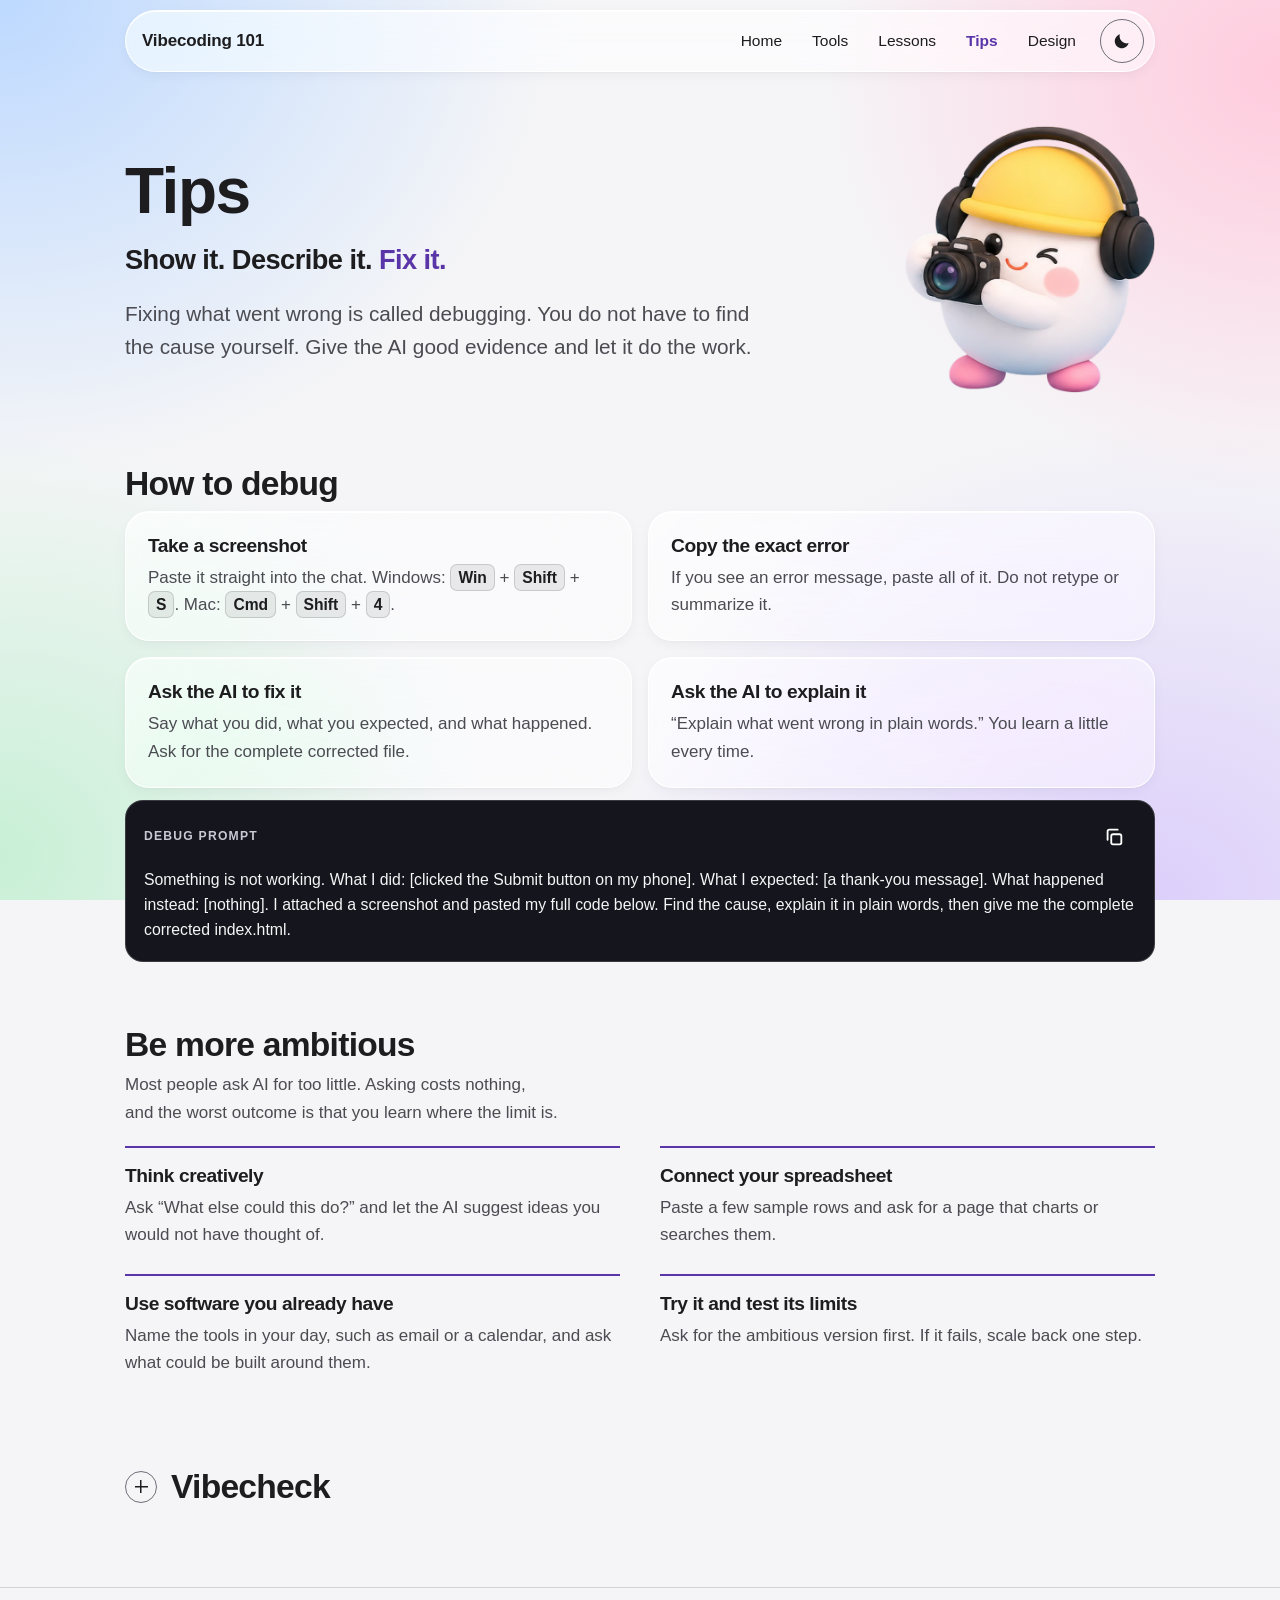
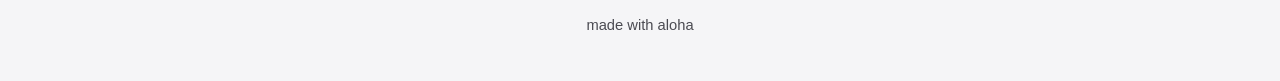
<file: tips.html>
<!DOCTYPE html>
<html lang="en">
<head>
  <meta charset="UTF-8">
  <meta name="viewport" content="width=device-width, initial-scale=1">
  <title>Tips | Vibecoding 101</title>
  <meta name="description" content="How to debug with AI using screenshots and clear evidence, and how to be more ambitious with what you build.">
  <meta name="color-scheme" content="light dark">
  <link rel="icon" type="image/png" href="favicon.png?v=4">
  <link rel="apple-touch-icon" href="apple-touch-icon.png?v=4">
  <script>
    (function () {
      var t = null;
      try { t = localStorage.getItem('vc101-theme'); } catch (e) {}
      if (!t) t = window.matchMedia && window.matchMedia('(prefers-color-scheme: dark)').matches ? 'dark' : 'light';
      document.documentElement.setAttribute('data-theme', t);
    })();
  </script>
  <link rel="stylesheet" href="style.css?v=35">
</head>
<body>
  <a class="skip" href="#main">Skip to main content</a>
  <header class="topbar">
    <div class="wrap">
      <div class="bar glass">
        <a class="brand" href="./">Vibecoding 101</a>
        <button class="menu-btn" id="menuBtn" type="button" aria-label="Menu" aria-expanded="false" aria-controls="mainNav">
          <svg viewBox="0 0 24 24" aria-hidden="true" fill="none" stroke="currentColor" stroke-width="2" stroke-linecap="round"><path d="M4 7h16M4 12h16M4 17h16"/></svg>
        </button>
        <nav aria-label="Main" id="mainNav"><ul class="nav"><li><a href="./" title="Home"><svg class="nav-ico" viewBox="0 0 24 24" aria-hidden="true"><path d="M4 11l8-7 8 7v8a1 1 0 0 1-1 1h-4v-6H9v6H5a1 1 0 0 1-1-1z"/></svg><span class="nav-txt">Home</span></a></li><li><a href="tools" title="Tools"><svg class="nav-ico" viewBox="0 0 24 24" aria-hidden="true"><path d="M14.5 6.5a4 4 0 0 0-5.2 5.2L4 17v3h3l5.3-5.3a4 4 0 0 0 5.2-5.2l-2.6 2.6-2.4-.6-.6-2.4z"/></svg><span class="nav-txt">Tools</span></a></li><li><a href="lessons" title="Lessons"><svg class="nav-ico" viewBox="0 0 24 24" aria-hidden="true"><path d="M9 8l-4 4 4 4M15 8l4 4-4 4"/></svg><span class="nav-txt">Lessons</span></a></li><li><a href="tips" title="Tips" aria-current="page"><svg class="nav-ico" viewBox="0 0 24 24" aria-hidden="true"><path d="M9 18h6M10 21h4M12 3a6 6 0 0 0-3.5 10.9c.6.5 1 1.2 1 2.1h5c0-.9.4-1.6 1-2.1A6 6 0 0 0 12 3z"/></svg><span class="nav-txt">Tips</span></a></li><li><a href="design" title="Design"><svg class="nav-ico" viewBox="0 0 24 24" aria-hidden="true"><path d="M4 20l1-4L16 5l3 3L8 19zM14 7l3 3"/></svg><span class="nav-txt">Design</span></a></li></ul></nav>
        <button class="theme" id="themeToggle" type="button" aria-label="Switch to dark mode">
          <svg class="moon" viewBox="0 0 24 24" aria-hidden="true" fill="currentColor"><path d="M20 14.5A8.5 8.5 0 0 1 9.5 4a8.5 8.5 0 1 0 10.5 10.5z"/></svg>
          <svg class="sun" viewBox="0 0 24 24" aria-hidden="true" fill="none" stroke="currentColor" stroke-width="2" stroke-linecap="round" hidden><circle cx="12" cy="12" r="4"/><path d="M12 2v2M12 20v2M2 12h2M20 12h2M5 5l1.5 1.5M17.5 17.5 19 19M19 5l-1.5 1.5M6.5 17.5 5 19"/></svg>
        </button>
      </div>
    </div>
  </header>
  <main id="main" class="wrap">
    <section class="hero" aria-labelledby="h1">
      <div>
        <h1 id="h1">Tips</h1>
        <p class="tagline">Show it. Describe it. <span class="hl">Fix it.</span></p>
        <p class="lede">Fixing what went wrong is called debugging. You do not have to find the cause yourself. Give the AI good evidence and let it do the work.</p>
      </div>
      <img class="hero-art md" src="images/mascot-camera.webp?v=2" alt="" width="560" height="599">
    </section>

    <section aria-labelledby="debug-h">
      <h2 id="debug-h">How to debug</h2>
      <div class="cols two">
        <div class="glass card"><h3>Take a screenshot</h3><p>Paste it straight into the chat. Windows: <kbd>Win</kbd> + <kbd>Shift</kbd> + <kbd>S</kbd>. Mac: <kbd>Cmd</kbd> + <kbd>Shift</kbd> + <kbd>4</kbd>.</p></div>
        <div class="glass card"><h3>Copy the exact error</h3><p>If you see an error message, paste all of it. Do not retype or summarize it.</p></div>
        <div class="glass card"><h3>Ask the AI to fix it</h3><p>Say what you did, what you expected, and what happened. Ask for the complete corrected file.</p></div>
        <div class="glass card"><h3>Ask the AI to explain it</h3><p>&ldquo;Explain what went wrong in plain words.&rdquo; You learn a little every time.</p></div>
      </div>
          <div class="prompt">
            <div class="prompt-head"><span class="prompt-label">Debug prompt</span><button class="copy" type="button" data-copy="p3" aria-label="Copy debug prompt"><svg class="i-copy" viewBox="0 0 24 24" aria-hidden="true"><rect x="9" y="9" width="11" height="11" rx="2"/><path d="M5 15V6a2 2 0 0 1 2-2h9"/></svg><svg class="i-done" viewBox="0 0 24 24" aria-hidden="true"><path d="M5 12.5l4.5 4.5L19 7.5"/></svg></button></div>
            <p id="p3">Something is not working. What I did: [clicked the Submit button on my phone]. What I expected: [a thank-you message]. What happened instead: [nothing]. I attached a screenshot and pasted my full code below. Find the cause, explain it in plain words, then give me the complete corrected index.html.</p>
          </div>

      </section>

    <section aria-labelledby="big-h">
      <h2 id="big-h">Be more ambitious</h2>
      <p class="note">Most people ask AI for too little. Asking costs nothing, and the worst outcome is that you learn where the limit is.</p>
      <ul class="ideas">
        <li><div><h3>Think creatively</h3><p>Ask &ldquo;What else could this do?&rdquo; and let the AI suggest ideas you would not have thought of.</p></div></li>
        <li><div><h3>Connect your spreadsheet</h3><p>Paste a few sample rows and ask for a page that charts or searches them.</p></div></li>
        <li><div><h3>Use software you already have</h3><p>Name the tools in your day, such as email or a calendar, and ask what could be built around them.</p></div></li>
        <li><div><h3>Try it and test its limits</h3><p>Ask for the ambitious version first. If it fails, scale back one step.</p></div></li>
      </ul>
    </section>

    <section aria-labelledby="check-h">
      <details class="vibe"><summary><h2 id="check-h">Vibecheck</h2></summary>
      <div class="quiz">
        <fieldset class="q glass">
          <legend><span class="qn">Question 1 of 2</span>A button on your page does nothing. Which message gets the fastest fix?</legend>
          <div class="opts">
            <label class="opt"><input type="radio" name="tips-q1" data-fb=" The AI has to guess what is wrong. Add what you did, what you expected, and evidence."><span>&ldquo;It doesn't work.&rdquo;</span></label>
            <label class="opt"><input type="radio" name="tips-q1" data-correct data-fb=" Evidence plus expected versus actual lets the AI go straight to the cause."><span>A screenshot, what you clicked, what you expected, and your full code.</span></label>
            <label class="opt"><input type="radio" name="tips-q1" data-fb=" This says nothing about the problem. Describe what happened and attach evidence."><span>&ldquo;Please be more careful this time.&rdquo;</span></label>
          </div>
          <button class="btn small check" type="button">Check answer</button>
          <p class="feedback" role="status"></p>
        </fieldset>
        <fieldset class="q glass">
          <legend><span class="qn">Question 2 of 2</span>Your first version works. What is the most useful next move?</legend>
          <div class="opts">
            <label class="opt"><input type="radio" name="tips-q2" data-fb=" It can do far more. Testing the limits is how you find out what is possible."><span>Stop there, since AI can only build simple pages.</span></label>
            <label class="opt"><input type="radio" name="tips-q2" data-correct data-fb=" Asking for more is where vibecoding starts saving you time."><span>Ask the AI what else it could do, or connect it to software you already use.</span></label>
            <label class="opt"><input type="radio" name="tips-q2" data-fb=" Learning to code is valuable, but it is not required for the next step."><span>Learn a programming language before trying anything else.</span></label>
          </div>
          <button class="btn small check" type="button">Check answer</button>
          <p class="feedback" role="status"></p>
        </fieldset>
      </div>
      </details>
    </section>

  </main>
  <footer>
    <div class="wrap">made with aloha</div>
  </footer>
  <script src="app.js?v=35"></script>
</body>
</html>
</file>
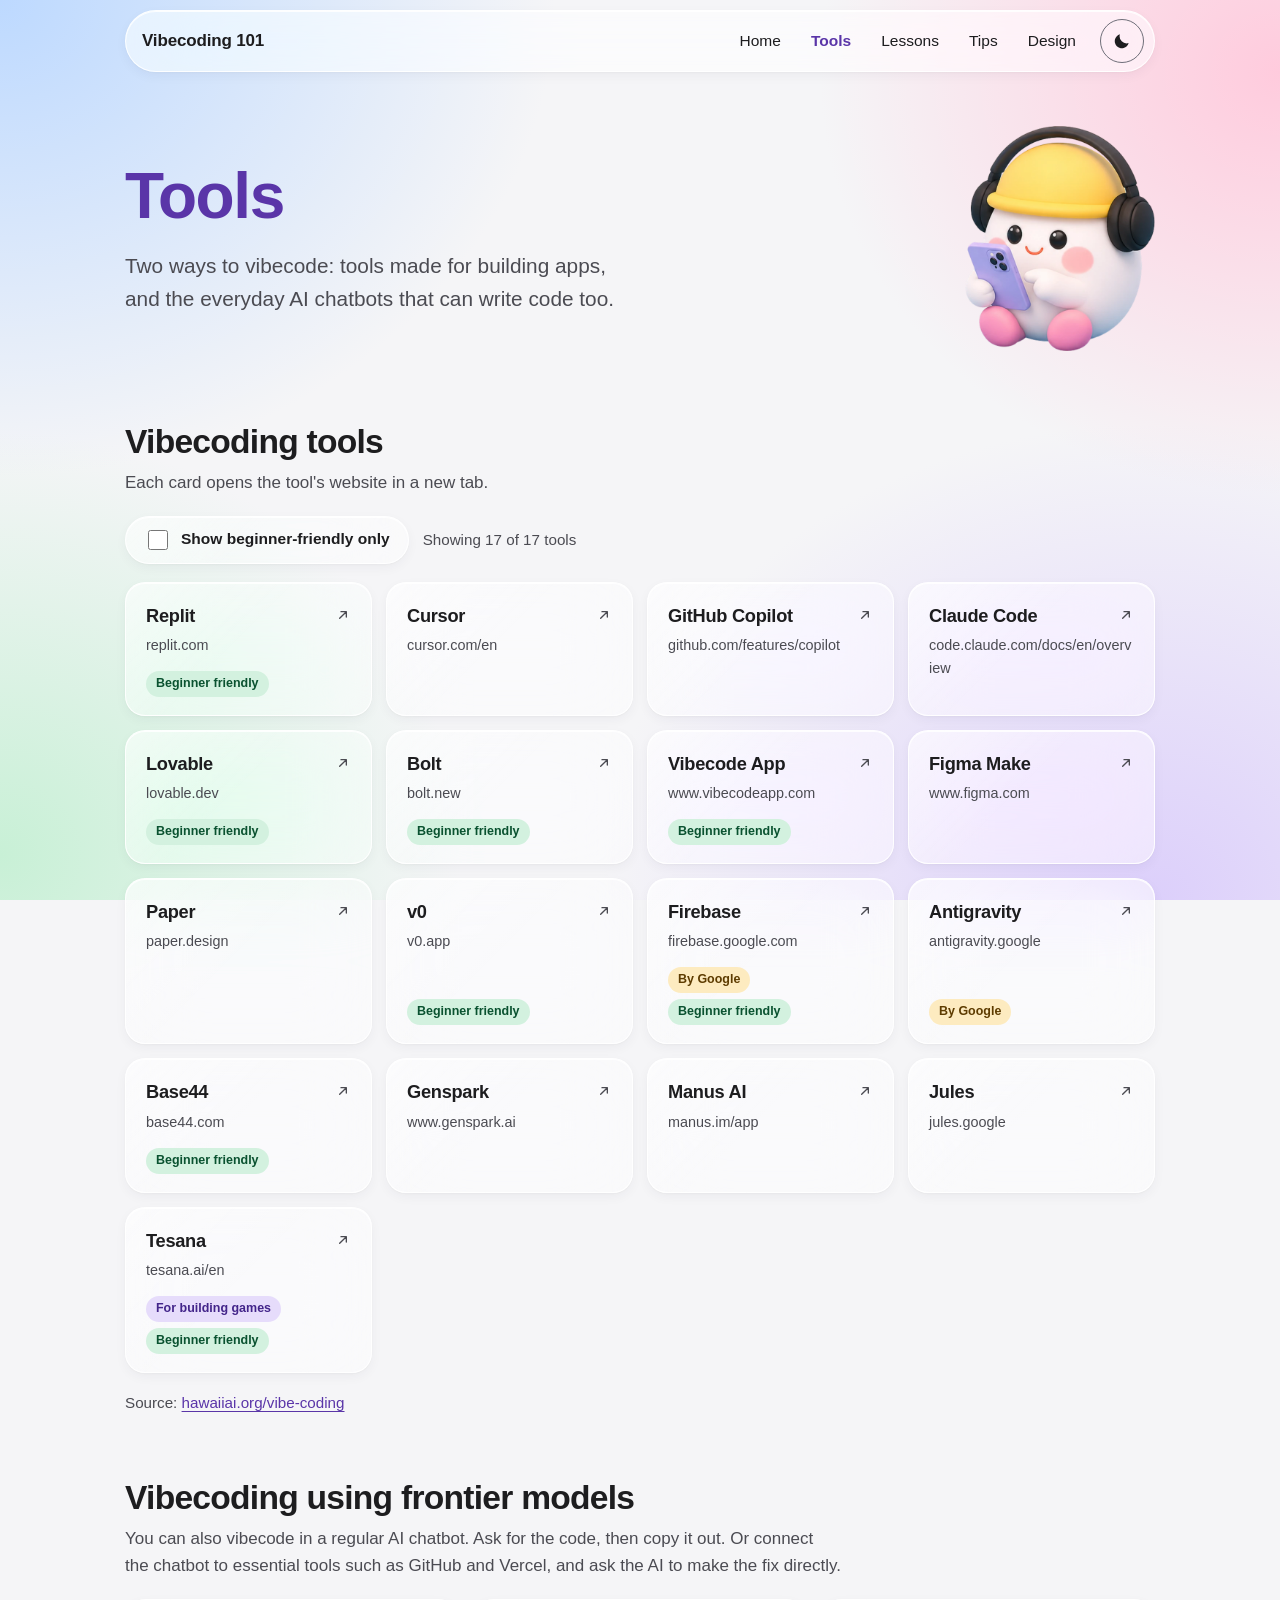
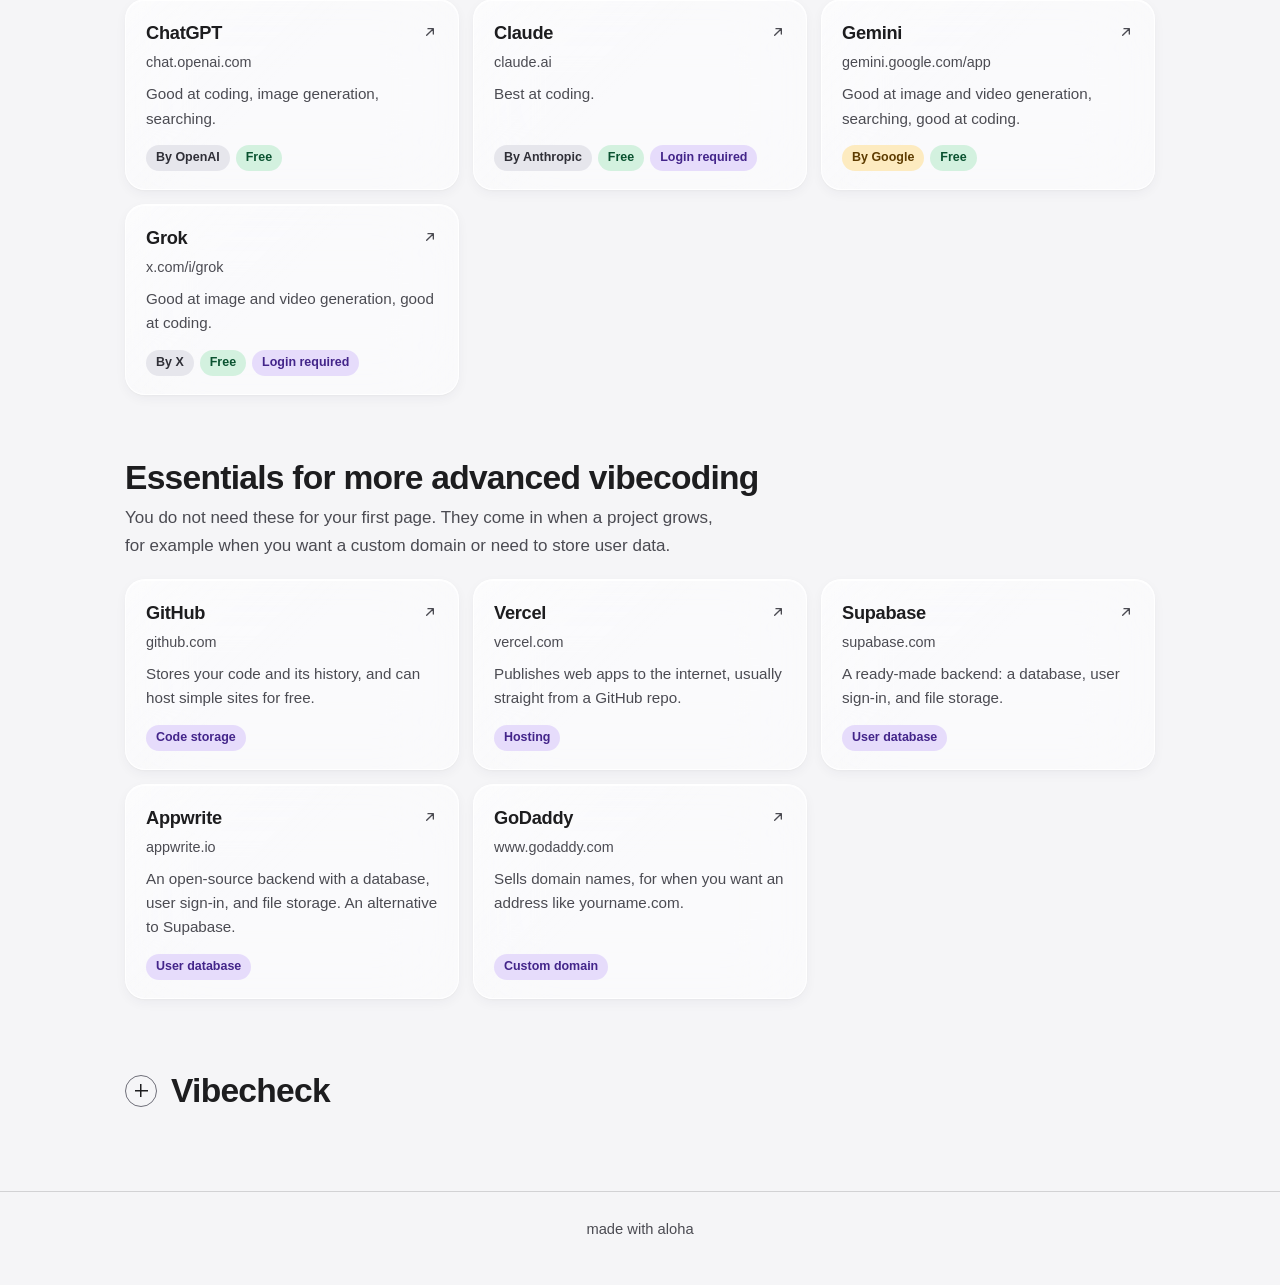
<file: tools.html>
<!DOCTYPE html>
<html lang="en">
<head>
  <meta charset="UTF-8">
  <meta name="viewport" content="width=device-width, initial-scale=1">
  <title>Tools | Vibecoding 101</title>
  <meta name="description" content="Popular vibecoding tools and frontier AI models you can use to build apps and webpages.">
  <meta name="color-scheme" content="light dark">
  <link rel="icon" type="image/png" href="favicon.png?v=4">
  <link rel="apple-touch-icon" href="apple-touch-icon.png?v=4">
  <script>
    (function () {
      var t = null;
      try { t = localStorage.getItem('vc101-theme'); } catch (e) {}
      if (!t) t = window.matchMedia && window.matchMedia('(prefers-color-scheme: dark)').matches ? 'dark' : 'light';
      document.documentElement.setAttribute('data-theme', t);
    })();
  </script>
  <link rel="stylesheet" href="style.css?v=35">
</head>
<body>
  <a class="skip" href="#main">Skip to main content</a>
  <header class="topbar">
    <div class="wrap">
      <div class="bar glass">
        <a class="brand" href="./">Vibecoding 101</a>
        <button class="menu-btn" id="menuBtn" type="button" aria-label="Menu" aria-expanded="false" aria-controls="mainNav">
          <svg viewBox="0 0 24 24" aria-hidden="true" fill="none" stroke="currentColor" stroke-width="2" stroke-linecap="round"><path d="M4 7h16M4 12h16M4 17h16"/></svg>
        </button>
        <nav aria-label="Main" id="mainNav"><ul class="nav"><li><a href="./" title="Home"><svg class="nav-ico" viewBox="0 0 24 24" aria-hidden="true"><path d="M4 11l8-7 8 7v8a1 1 0 0 1-1 1h-4v-6H9v6H5a1 1 0 0 1-1-1z"/></svg><span class="nav-txt">Home</span></a></li><li><a href="tools" title="Tools" aria-current="page"><svg class="nav-ico" viewBox="0 0 24 24" aria-hidden="true"><path d="M14.5 6.5a4 4 0 0 0-5.2 5.2L4 17v3h3l5.3-5.3a4 4 0 0 0 5.2-5.2l-2.6 2.6-2.4-.6-.6-2.4z"/></svg><span class="nav-txt">Tools</span></a></li><li><a href="lessons" title="Lessons"><svg class="nav-ico" viewBox="0 0 24 24" aria-hidden="true"><path d="M9 8l-4 4 4 4M15 8l4 4-4 4"/></svg><span class="nav-txt">Lessons</span></a></li><li><a href="tips" title="Tips"><svg class="nav-ico" viewBox="0 0 24 24" aria-hidden="true"><path d="M9 18h6M10 21h4M12 3a6 6 0 0 0-3.5 10.9c.6.5 1 1.2 1 2.1h5c0-.9.4-1.6 1-2.1A6 6 0 0 0 12 3z"/></svg><span class="nav-txt">Tips</span></a></li><li><a href="design" title="Design"><svg class="nav-ico" viewBox="0 0 24 24" aria-hidden="true"><path d="M4 20l1-4L16 5l3 3L8 19zM14 7l3 3"/></svg><span class="nav-txt">Design</span></a></li></ul></nav>
        <button class="theme" id="themeToggle" type="button" aria-label="Switch to dark mode">
          <svg class="moon" viewBox="0 0 24 24" aria-hidden="true" fill="currentColor"><path d="M20 14.5A8.5 8.5 0 0 1 9.5 4a8.5 8.5 0 1 0 10.5 10.5z"/></svg>
          <svg class="sun" viewBox="0 0 24 24" aria-hidden="true" fill="none" stroke="currentColor" stroke-width="2" stroke-linecap="round" hidden><circle cx="12" cy="12" r="4"/><path d="M12 2v2M12 20v2M2 12h2M20 12h2M5 5l1.5 1.5M17.5 17.5 19 19M19 5l-1.5 1.5M6.5 17.5 5 19"/></svg>
        </button>
      </div>
    </div>
  </header>
  <main id="main" class="wrap">
    <section class="hero" aria-labelledby="h1">
      <div>
        <h1 id="h1"><span class="hl">Tools</span></h1>
        <p class="lede">Two ways to vibecode: tools made for building apps, and the everyday AI chatbots that can write code too.</p>
      </div>
      <img class="hero-art sm" src="images/mascot-phone.webp?v=3" alt="" width="520" height="616">
    </section>

    <section aria-labelledby="tools-h">
      <h2 id="tools-h">Vibecoding tools</h2>
      <p class="note">Each card opens the tool's website in a new tab.</p>
      <div class="filter-row">
        <label class="filter glass"><input type="checkbox" id="easyOnly"> Show beginner-friendly only</label>
        <p class="count" id="toolCount" role="status">Showing 17 of 17 tools</p>
      </div>
      <ul class="grid" id="toolGrid">
        <li data-easy><a class="tool glass" href="https://replit.com/" target="_blank" rel="noopener"><span class="name">Replit<svg viewBox="0 0 24 24" aria-hidden="true"><path d="M7 17 17 7M9 7h8v8"/></svg></span><span class="url">replit.com</span><span class="tags"><span class="tag easy">Beginner friendly</span></span><span class="sr-only"> (opens in a new tab)</span></a></li>
        <li><a class="tool glass" href="https://cursor.com/en" target="_blank" rel="noopener"><span class="name">Cursor<svg viewBox="0 0 24 24" aria-hidden="true"><path d="M7 17 17 7M9 7h8v8"/></svg></span><span class="url">cursor.com/en</span><span class="sr-only"> (opens in a new tab)</span></a></li>
        <li><a class="tool glass" href="https://github.com/features/copilot" target="_blank" rel="noopener"><span class="name">GitHub Copilot<svg viewBox="0 0 24 24" aria-hidden="true"><path d="M7 17 17 7M9 7h8v8"/></svg></span><span class="url">github.com/features/copilot</span><span class="sr-only"> (opens in a new tab)</span></a></li>
        <li><a class="tool glass" href="https://code.claude.com/docs/en/overview" target="_blank" rel="noopener"><span class="name">Claude Code<svg viewBox="0 0 24 24" aria-hidden="true"><path d="M7 17 17 7M9 7h8v8"/></svg></span><span class="url">code.claude.com/docs/en/overview</span><span class="sr-only"> (opens in a new tab)</span></a></li>
        <li data-easy><a class="tool glass" href="https://lovable.dev/" target="_blank" rel="noopener"><span class="name">Lovable<svg viewBox="0 0 24 24" aria-hidden="true"><path d="M7 17 17 7M9 7h8v8"/></svg></span><span class="url">lovable.dev</span><span class="tags"><span class="tag easy">Beginner friendly</span></span><span class="sr-only"> (opens in a new tab)</span></a></li>
        <li data-easy><a class="tool glass" href="https://bolt.new/" target="_blank" rel="noopener"><span class="name">Bolt<svg viewBox="0 0 24 24" aria-hidden="true"><path d="M7 17 17 7M9 7h8v8"/></svg></span><span class="url">bolt.new</span><span class="tags"><span class="tag easy">Beginner friendly</span></span><span class="sr-only"> (opens in a new tab)</span></a></li>
        <li data-easy><a class="tool glass" href="https://www.vibecodeapp.com/" target="_blank" rel="noopener"><span class="name">Vibecode App<svg viewBox="0 0 24 24" aria-hidden="true"><path d="M7 17 17 7M9 7h8v8"/></svg></span><span class="url">www.vibecodeapp.com</span><span class="tags"><span class="tag easy">Beginner friendly</span></span><span class="sr-only"> (opens in a new tab)</span></a></li>
        <li><a class="tool glass" href="https://www.figma.com/" target="_blank" rel="noopener"><span class="name">Figma Make<svg viewBox="0 0 24 24" aria-hidden="true"><path d="M7 17 17 7M9 7h8v8"/></svg></span><span class="url">www.figma.com</span><span class="sr-only"> (opens in a new tab)</span></a></li>
        <li><a class="tool glass" href="https://paper.design/" target="_blank" rel="noopener"><span class="name">Paper<svg viewBox="0 0 24 24" aria-hidden="true"><path d="M7 17 17 7M9 7h8v8"/></svg></span><span class="url">paper.design</span><span class="sr-only"> (opens in a new tab)</span></a></li>
        <li data-easy><a class="tool glass" href="https://v0.app/" target="_blank" rel="noopener"><span class="name">v0<svg viewBox="0 0 24 24" aria-hidden="true"><path d="M7 17 17 7M9 7h8v8"/></svg></span><span class="url">v0.app</span><span class="tags"><span class="tag easy">Beginner friendly</span></span><span class="sr-only"> (opens in a new tab)</span></a></li>
        <li data-easy><a class="tool glass" href="https://firebase.google.com/" target="_blank" rel="noopener"><span class="name">Firebase<svg viewBox="0 0 24 24" aria-hidden="true"><path d="M7 17 17 7M9 7h8v8"/></svg></span><span class="url">firebase.google.com</span><span class="tags"><span class="tag google">By Google</span><span class="tag easy">Beginner friendly</span></span><span class="sr-only"> (opens in a new tab)</span></a></li>
        <li><a class="tool glass" href="https://antigravity.google/" target="_blank" rel="noopener"><span class="name">Antigravity<svg viewBox="0 0 24 24" aria-hidden="true"><path d="M7 17 17 7M9 7h8v8"/></svg></span><span class="url">antigravity.google</span><span class="tags"><span class="tag google">By Google</span></span><span class="sr-only"> (opens in a new tab)</span></a></li>
        <li data-easy><a class="tool glass" href="https://base44.com/" target="_blank" rel="noopener"><span class="name">Base44<svg viewBox="0 0 24 24" aria-hidden="true"><path d="M7 17 17 7M9 7h8v8"/></svg></span><span class="url">base44.com</span><span class="tags"><span class="tag easy">Beginner friendly</span></span><span class="sr-only"> (opens in a new tab)</span></a></li>
        <li><a class="tool glass" href="https://www.genspark.ai/" target="_blank" rel="noopener"><span class="name">Genspark<svg viewBox="0 0 24 24" aria-hidden="true"><path d="M7 17 17 7M9 7h8v8"/></svg></span><span class="url">www.genspark.ai</span><span class="sr-only"> (opens in a new tab)</span></a></li>
        <li><a class="tool glass" href="https://manus.im/app" target="_blank" rel="noopener"><span class="name">Manus AI<svg viewBox="0 0 24 24" aria-hidden="true"><path d="M7 17 17 7M9 7h8v8"/></svg></span><span class="url">manus.im/app</span><span class="sr-only"> (opens in a new tab)</span></a></li>
        <li><a class="tool glass" href="https://jules.google/" target="_blank" rel="noopener"><span class="name">Jules<svg viewBox="0 0 24 24" aria-hidden="true"><path d="M7 17 17 7M9 7h8v8"/></svg></span><span class="url">jules.google</span><span class="sr-only"> (opens in a new tab)</span></a></li>
        <li data-easy><a class="tool glass" href="https://tesana.ai/en" target="_blank" rel="noopener"><span class="name">Tesana<svg viewBox="0 0 24 24" aria-hidden="true"><path d="M7 17 17 7M9 7h8v8"/></svg></span><span class="url">tesana.ai/en</span><span class="tags"><span class="tag special">For building games</span><span class="tag easy">Beginner friendly</span></span><span class="sr-only"> (opens in a new tab)</span></a></li>
      </ul>
      <p class="source">Source: <a href="https://hawaiiai.org/vibe-coding/" target="_blank" rel="noopener">hawaiiai.org/vibe-coding<span class="sr-only"> (opens in a new tab)</span></a></p>
    </section>

    <section aria-labelledby="models-h">
      <h2 id="models-h">Vibecoding using frontier models</h2>
      <p class="note">You can also vibecode in a regular AI chatbot. Ask for the code, then copy it out. Or connect the chatbot to essential tools such as GitHub and Vercel, and ask the AI to make the fix directly.</p>
      <ul class="grid wide">
        <li><a class="tool glass" href="https://chat.openai.com" target="_blank" rel="noopener"><span class="name">ChatGPT<svg viewBox="0 0 24 24" aria-hidden="true"><path d="M7 17 17 7M9 7h8v8"/></svg></span><span class="url">chat.openai.com</span><span class="desc">Good at coding, image generation, searching.</span><span class="tags"><span class="tag ">By OpenAI</span><span class="tag easy">Free</span></span><span class="sr-only"> (opens in a new tab)</span></a></li>
        <li><a class="tool glass" href="https://claude.ai/chats" target="_blank" rel="noopener"><span class="name">Claude<svg viewBox="0 0 24 24" aria-hidden="true"><path d="M7 17 17 7M9 7h8v8"/></svg></span><span class="url">claude.ai</span><span class="desc">Best at coding.</span><span class="tags"><span class="tag ">By Anthropic</span><span class="tag easy">Free</span><span class="tag special">Login required</span></span><span class="sr-only"> (opens in a new tab)</span></a></li>
        <li><a class="tool glass" href="https://gemini.google.com/app" target="_blank" rel="noopener"><span class="name">Gemini<svg viewBox="0 0 24 24" aria-hidden="true"><path d="M7 17 17 7M9 7h8v8"/></svg></span><span class="url">gemini.google.com/app</span><span class="desc">Good at image and video generation, searching, good at coding.</span><span class="tags"><span class="tag google">By Google</span><span class="tag easy">Free</span></span><span class="sr-only"> (opens in a new tab)</span></a></li>
        <li><a class="tool glass" href="https://x.com/i/grok" target="_blank" rel="noopener"><span class="name">Grok<svg viewBox="0 0 24 24" aria-hidden="true"><path d="M7 17 17 7M9 7h8v8"/></svg></span><span class="url">x.com/i/grok</span><span class="desc">Good at image and video generation, good at coding.</span><span class="tags"><span class="tag ">By X</span><span class="tag easy">Free</span><span class="tag special">Login required</span></span><span class="sr-only"> (opens in a new tab)</span></a></li>
      </ul>
    </section>

    <section aria-labelledby="ess-h">
      <h2 id="ess-h">Essentials for more advanced vibecoding</h2>
      <p class="note">You do not need these for your first page. They come in when a project grows, for example when you want a custom domain or need to store user data.</p>
      <ul class="grid wide">
        <li><a class="tool glass" href="https://github.com/" target="_blank" rel="noopener"><span class="name">GitHub<svg viewBox="0 0 24 24" aria-hidden="true"><path d="M7 17 17 7M9 7h8v8"/></svg></span><span class="url">github.com</span><span class="desc">Stores your code and its history, and can host simple sites for free.</span><span class="tags"><span class="tag special">Code storage</span></span><span class="sr-only"> (opens in a new tab)</span></a></li>
        <li><a class="tool glass" href="https://vercel.com/" target="_blank" rel="noopener"><span class="name">Vercel<svg viewBox="0 0 24 24" aria-hidden="true"><path d="M7 17 17 7M9 7h8v8"/></svg></span><span class="url">vercel.com</span><span class="desc">Publishes web apps to the internet, usually straight from a GitHub repo.</span><span class="tags"><span class="tag special">Hosting</span></span><span class="sr-only"> (opens in a new tab)</span></a></li>
        <li><a class="tool glass" href="https://supabase.com/" target="_blank" rel="noopener"><span class="name">Supabase<svg viewBox="0 0 24 24" aria-hidden="true"><path d="M7 17 17 7M9 7h8v8"/></svg></span><span class="url">supabase.com</span><span class="desc">A ready-made backend: a database, user sign-in, and file storage.</span><span class="tags"><span class="tag special">User database</span></span><span class="sr-only"> (opens in a new tab)</span></a></li>
        <li><a class="tool glass" href="https://appwrite.io/" target="_blank" rel="noopener"><span class="name">Appwrite<svg viewBox="0 0 24 24" aria-hidden="true"><path d="M7 17 17 7M9 7h8v8"/></svg></span><span class="url">appwrite.io</span><span class="desc">An open-source backend with a database, user sign-in, and file storage. An alternative to Supabase.</span><span class="tags"><span class="tag special">User database</span></span><span class="sr-only"> (opens in a new tab)</span></a></li>
        <li><a class="tool glass" href="https://www.godaddy.com/" target="_blank" rel="noopener"><span class="name">GoDaddy<svg viewBox="0 0 24 24" aria-hidden="true"><path d="M7 17 17 7M9 7h8v8"/></svg></span><span class="url">www.godaddy.com</span><span class="desc">Sells domain names, for when you want an address like yourname.com.</span><span class="tags"><span class="tag special">Custom domain</span></span><span class="sr-only"> (opens in a new tab)</span></a></li>
      </ul>
    </section>

    <section aria-labelledby="check-h">
      <details class="vibe"><summary><h2 id="check-h">Vibecheck</h2></summary>
      <div class="quiz">
        <fieldset class="q glass">
          <legend><span class="qn">Question 1 of 2</span>True or false? People vibecode using the same method.</legend>
          <div class="opts">
            <label class="opt"><input type="radio" name="tools-q1" data-fb=" There is no one way to vibecode. Some people use a dedicated vibecoding tool, others pair GitHub with an AI chatbot, and there are more ways besides."><span>True</span></label>
            <label class="opt"><input type="radio" name="tools-q1" data-correct data-fb=" There is no one way to vibecode! You can use a dedicated vibecoding tool, pair GitHub with an AI chatbot, and more."><span>False</span></label>
          </div>
          <button class="btn small check" type="button">Check answer</button>
          <p class="feedback" role="status"></p>
        </fieldset>
        <fieldset class="q glass">
          <legend><span class="qn">Question 2 of 2</span>When would you reach for a tool like Supabase or Appwrite?</legend>
          <div class="opts">
            <label class="opt"><input type="radio" name="tools-q2" data-correct data-fb=" Both give you a ready-made backend with a database and user sign-in."><span>When your app needs to store user data or let people sign in.</span></label>
            <label class="opt"><input type="radio" name="tools-q2" data-fb=" That is a custom domain, which you buy from a seller such as GoDaddy."><span>When you want an address like yourname.com.</span></label>
            <label class="opt"><input type="radio" name="tools-q2" data-fb=" A first page does not need a backend. The essentials come in when a project grows."><span>When you are building your very first page.</span></label>
          </div>
          <button class="btn small check" type="button">Check answer</button>
          <p class="feedback" role="status"></p>
        </fieldset>
      </div>
      </details>
    </section>

  </main>
  <footer>
    <div class="wrap">made with aloha</div>
  </footer>
  <script src="app.js?v=35"></script>
</body>
</html>
</file>
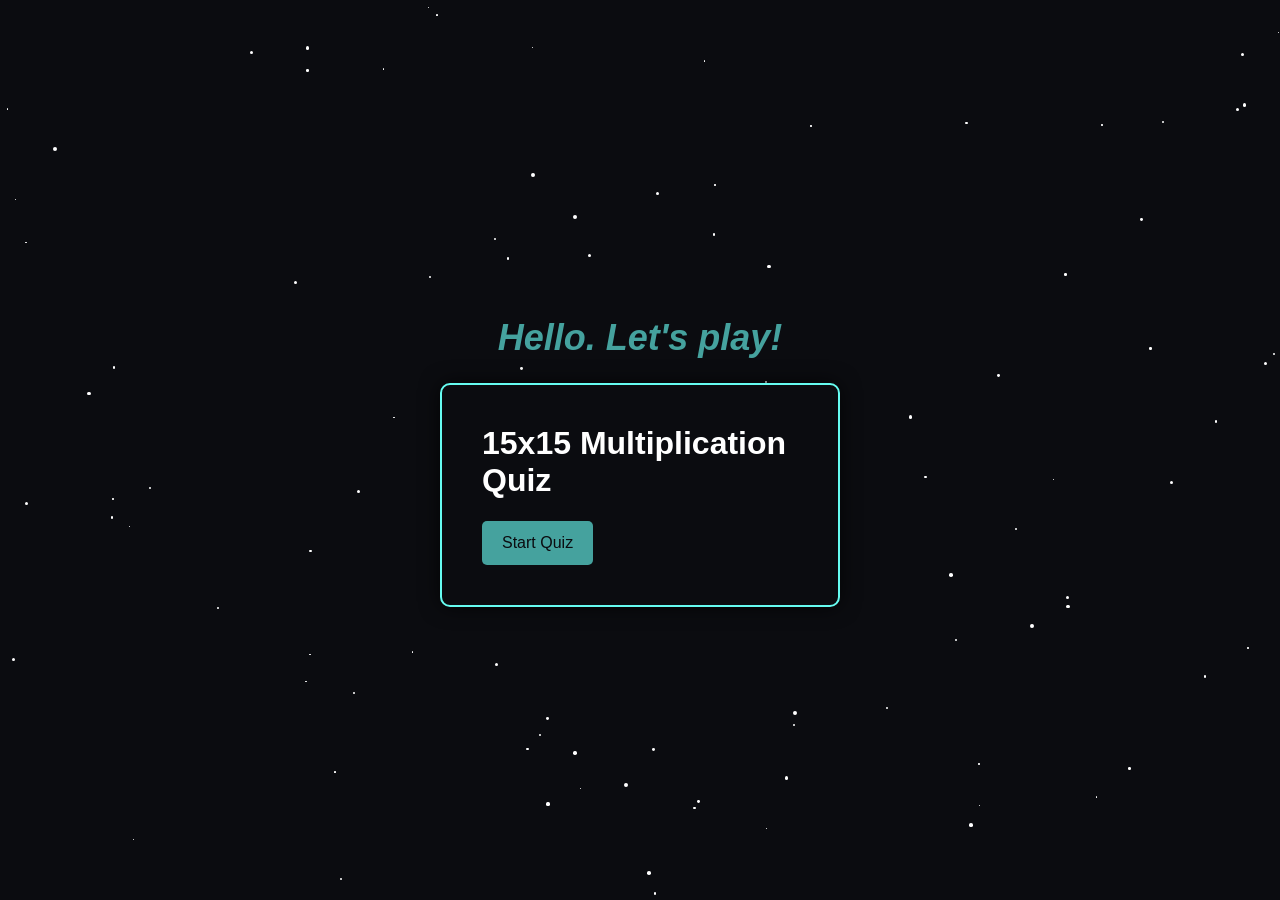
<file: examples/15_15_multiplication.html>
<!DOCTYPE html>
<html lang="en">
<head>
<link href="https://fonts.cdnfonts.com/css/proxima-nova" rel="stylesheet">
<meta charset="UTF-8">
    <meta name="viewport" content="width=device-width, initial-scale=1.0">
    <title>15x15 Multiplication Quiz</title>
    <style>
        body {
            font-family: 'Proxima Nova', sans-serif;
            background-color: #0b0c10; /* dark mode background */
            color: #fff; /* light grey text */
            display: flex;
            flex-direction: column;
            align-items: center;
            justify-content: center;
            height: 100vh;
            margin: 0;
            position: relative;
            overflow: hidden;
        }
        #quiz-container {
            background: #0b0c10; /* solid color */
            padding: 40px;
            border-radius: 10px;
            box-shadow: 0 0 20px rgba(0, 0, 0, 0.7);
            max-width: 400px;
            width: 100%;
            border: 2px solid #66fcf1; /* pastel green border */
        }
        #start-button {
            padding: 10px 20px;
            font-size: 16px;
            cursor: pointer;
            background-color: #45a29e; /* teal */
            border: none;
            border-radius: 5px;
            color: #0b0c10;
        }
        #start-button:hover {
            background-color: #66fcf1; /* pastel green */
        }
        #submit-button {
            padding: 10px 20px;
            font-size: 16px;
            cursor: pointer;
            background-color: #45a29e; /* teal */
            border: none;
            border-radius: 5px;
            color: #0b0c10;
            margin-top: 10px;
        }
        #submit-button:hover {
            background-color: #66fcf1; /* pastel green */
        }
        input[type="text"] {
            padding: 10px;
            font-size: 16px;
            border: 2px solid #66fcf1; /* pastel green border */
            border-radius: 5px;
            width: calc(100% - 24px);
            margin-top: 10px;
            background: #1f2833; /* dark input background */
            color: #c5c6c7; /* light grey text */
        }
        .hidden {
            display: none;
        }
        .star {
            position: absolute;
            background-color: white;
            border-radius: 50%;
            animation: twinkle 3s infinite ease-in-out;
        }
        @keyframes twinkle {
            0%, 100% { opacity: 0.8; }
            50% { opacity: 1; }
        }

        /* Responsive: fit small screens and pop-up windows */
        *, *::before, *::after { box-sizing: border-box; }
        body { height: auto; min-height: 100vh; padding: 16px; overflow-x: hidden; overflow-y: auto; }
        #quiz-container { max-width: 400px; padding: clamp(20px, 6vw, 40px); position: relative; z-index: 1; }
        #quiz-container h1 { font-size: clamp(1.3rem, 6vw, 2rem); margin-top: 0; }
        body > h1 { font-size: clamp(1.5rem, 7vw, 36px) !important; position: relative; z-index: 1; }
        input[type="text"] { width: 100%; }
        #start-button, #submit-button { min-height: 44px; }
        .star { position: fixed; pointer-events: none; }
    </style>
</head>
<body>
    <h1 style="font-size: 36px; text-align: center; color: #45a29e; font-weight: bold; font-style: italic;">Hello. Let's play!</h1>
    <div id="quiz-container">
        <h1>15x15 Multiplication Quiz</h1>
        <button id="start-button">Start Quiz</button>
        <div id="quiz" class="hidden">
            <p id="question"></p>
            <input type="text" id="answer" />
            <button id="submit-button">Submit Answer</button>
            <p id="feedback"></p>
            <p id="timer">Time: 0 seconds</p>
        </div>
        <div id="result" class="hidden">
            <p id="score"></p>
            <p id="time"></p>
        </div>
    </div>
    <script>
        function getRandomNumber() {
            return Math.floor(Math.random() * 15) + 1;
        }

        function createStars() {
            const numStars = 100;
            for (let i = 0; i < numStars; i++) {
                const star = document.createElement('div');
                star.classList.add('star');
                const size = Math.random() * 3 + 1;
                star.style.width = `${size}px`;
                star.style.height = `${size}px`;
                star.style.top = `${Math.random() * 100}vh`;
                star.style.left = `${Math.random() * 100}vw`;
                star.style.animationDelay = `${Math.random() * 5}s`;
                document.body.appendChild(star);
            }
        }

        document.addEventListener('DOMContentLoaded', function () {
            createStars();
            const startButton = document.getElementById('start-button');
            const quizContainer = document.getElementById('quiz');
            const questionElement = document.getElementById('question');
            const answerInput = document.getElementById('answer');
            const submitButton = document.getElementById('submit-button');
            const feedbackElement = document.getElementById('feedback');
            const resultContainer = document.getElementById('result');
            const scoreElement = document.getElementById('score');
            const timeElement = document.getElementById('time');
            const timerElement = document.getElementById('timer');

            let score = 0;
            let numQuestions = 10;
            let currentQuestion = 0;
            let num1, num2, correctAnswer;
            let startTime;
            let timerInterval;

            startButton.addEventListener('click', function () {
                startButton.classList.add('hidden');
                quizContainer.classList.remove('hidden');
                startTime = new Date();
                timerInterval = setInterval(updateTimer, 1000);
                nextQuestion();
            });

            submitButton.addEventListener('click', submitAnswer);
            answerInput.addEventListener('keypress', function (event) {
                if (event.key === 'Enter') {
                    submitAnswer();
                }
            });

            function submitAnswer() {
                const userAnswer = parseInt(answerInput.value);
                if (userAnswer === correctAnswer) {
                    feedbackElement.textContent = "Correct!";
                    score++;
                } else {
                    feedbackElement.textContent = `Incorrect. The correct answer was ${correctAnswer}.`;
                }

                currentQuestion++;
                if (currentQuestion < numQuestions) {
                    nextQuestion();
                } else {
                    endQuiz();
                }
            }

            function nextQuestion() {
                num1 = getRandomNumber();
                num2 = getRandomNumber();
                correctAnswer = num1 * num2;
                questionElement.textContent = `Question ${currentQuestion + 1}: What is ${num1} x ${num2}?`;
                answerInput.value = '';
                answerInput.focus();
            }

            function updateTimer() {
                const currentTime = new Date();
                const timeTaken = Math.floor((currentTime - startTime) / 1000);
                timerElement.textContent = `Time: ${timeTaken} seconds`;
            }

            function endQuiz() {
                clearInterval(timerInterval);
                quizContainer.classList.add('hidden');
                resultContainer.classList.remove('hidden');
                const endTime = new Date();
                const timeTaken = Math.floor((endTime - startTime) / 1000);
                scoreElement.textContent = `Your score: ${score} out of ${numQuestions}`;
                timeElement.textContent = `Time taken: ${timeTaken} seconds.`;
            }
        });
    </script>
</body>
</html>
</file>
<file: style.css>
/* Vibecoding 101 — glass design system. Light and dark themes. */
:root {
  color-scheme: light;
  --bg: #f5f5f7;
  --text: #1d1d1f;
  --muted: #4b4b52;
  --accent: #5a35a8;
  --accent-ink: #ffffff;
  --accent-hover: #47288a;
  --focus: #3d1f8a;
  --glass: rgba(255, 255, 255, 0.46);
  --glass-hover: rgba(255, 255, 255, 0.64);
  --glass-strong: rgba(255, 255, 255, 0.58);
  --glass-border: rgba(255, 255, 255, 0.9);
  --hairline: rgba(0, 0, 0, 0.14);
  --control-border: #6e6e78;
  --shadow: 0 1px 2px rgba(0, 0, 0, 0.03), 0 4px 12px rgba(31, 22, 70, 0.045);
  --chip: rgba(0, 0, 0, 0.07);
  --sheen: rgba(255, 255, 255, 0.38);
  --edge: rgba(255, 255, 255, 0.85);
  --blob1: #bdd9ff;
  --blob2: #ffcbdd;
  --blob3: #dccffb;
  --blob4: #c8f0d6;
  --tag-neutral-bg: #e6e6ec; --tag-neutral: #2f2f37;
  --tag-easy-bg: #d3f1df; --tag-easy: #0a5230;
  --tag-google-bg: #fdebc0; --tag-google: #5e3c00;
  --tag-special-bg: #e6dcfb; --tag-special: #43258a;
  --good-bg: #dcf5e6; --good: #0a5230; --good-border: #1c7a4a;
  --bad-bg: #fde4e4; --bad: #8a1c1c; --bad-border: #b53030;
  --x-bg: #ffffff; --x-text: #0f1419; --x-meta: #536471; --x-line: #cfd9de;
  --x-like: #c3125f; --x-mark: #0f6cbd; --x-badge: #0f6cbd;
}
html[data-theme="dark"] {
  color-scheme: dark;
  --bg: #0a0a10;
  --text: #f5f5f7;
  --muted: #c3c3cf;
  --accent: #cbb6ff;
  --accent-ink: #1a1033;
  --accent-hover: #e0d3ff;
  --focus: #e0d3ff;
  --glass: rgba(34, 34, 48, 0.42);
  --glass-hover: rgba(58, 58, 80, 0.5);
  --glass-strong: rgba(26, 26, 38, 0.56);
  --glass-border: rgba(255, 255, 255, 0.14);
  --hairline: rgba(255, 255, 255, 0.18);
  --control-border: #b0b0be;
  --shadow: 0 1px 2px rgba(0, 0, 0, 0.25), 0 4px 12px rgba(0, 0, 0, 0.2);
  --chip: rgba(255, 255, 255, 0.12);
  --sheen: rgba(255, 255, 255, 0.05);
  --edge: rgba(255, 255, 255, 0.16);
  --blob1: #1d3170;
  --blob2: #561f4e;
  --blob3: #382573;
  --blob4: #0f4541;
  --tag-neutral-bg: #34343f; --tag-neutral: #ececf3;
  --tag-easy-bg: #123f2a; --tag-easy: #a6f2c9;
  --tag-google-bg: #4a3608; --tag-google: #ffdd8f;
  --tag-special-bg: #33235e; --tag-special: #dacbff;
  --good-bg: #0f3423; --good: #b4f5d2; --good-border: #4fc48a;
  --bad-bg: #3d1414; --bad: #ffc9c9; --bad-border: #e57373;
  --x-bg: #000000; --x-text: #e7e9ea; --x-meta: #8b98a5; --x-line: #2f3336;
  --x-like: #f91880; --x-mark: #1d9bf0; --x-badge: #1d9bf0;
}

*, *::before, *::after { box-sizing: border-box; }
html { scroll-behavior: smooth; -webkit-text-size-adjust: 100%; }
body {
  margin: 0;
  min-height: 100vh;
  background: var(--bg);
  color: var(--text);
  font-family: -apple-system, BlinkMacSystemFont, "SF Pro Text", "SF Pro Display", "Helvetica Neue", "Segoe UI", Roboto, Arial, sans-serif;
  font-size: 1.0625rem;
  line-height: 1.6;
  -webkit-font-smoothing: antialiased;
}
body::before {
  content: "";
  position: fixed;
  inset: 0;
  z-index: -1;
  background:
    radial-gradient(70vmax 60vmax at 0% 0%, var(--blob1), transparent 62%),
    radial-gradient(60vmax 55vmax at 100% 8%, var(--blob2), transparent 60%),
    radial-gradient(70vmax 60vmax at 90% 100%, var(--blob3), transparent 62%),
    radial-gradient(60vmax 55vmax at 0% 95%, var(--blob4), transparent 60%),
    var(--bg);
}
img { max-width: 100%; height: auto; display: block; }
a { color: var(--accent); text-underline-offset: 3px; }
a:hover { color: var(--accent-hover); }
:focus-visible { outline: 3px solid var(--focus); outline-offset: 3px; border-radius: 8px; }
.sr-only { position: absolute; width: 1px; height: 1px; padding: 0; margin: -1px; overflow: hidden; clip: rect(0, 0, 0, 0); white-space: nowrap; border: 0; }
.skip { position: absolute; left: 12px; top: -80px; z-index: 50; background: var(--accent); color: var(--accent-ink); padding: 12px 18px; border-radius: 12px; font-weight: 600; }
.skip:focus { top: 12px; color: var(--accent-ink); }

.wrap { width: min(1080px, 100% - 40px); margin-inline: auto; }
.narrow { width: min(800px, 100% - 40px); }

/* Glass surface */
.glass {
  background: var(--glass);
  background-image: linear-gradient(135deg, var(--sheen), transparent 45%);
  -webkit-backdrop-filter: blur(36px) saturate(200%);
  backdrop-filter: blur(36px) saturate(200%);
  transition: background-color 0.2s ease, transform 0.2s ease;
  border: 1px solid var(--glass-border);
  box-shadow: var(--shadow), inset 0 1px 0 var(--edge);
  border-radius: 24px;
}

/* Top bar */
.topbar { position: sticky; top: 0; z-index: 20; padding: 10px 0; }
.bar { display: flex; align-items: center; gap: 10px; padding: 8px 10px 8px 16px; border-radius: 999px; background: var(--glass-strong); }
.brand { display: inline-flex; align-items: center; gap: 8px; font-weight: 700; letter-spacing: -0.01em; color: var(--text); text-decoration: none; min-height: 44px; margin-right: auto; white-space: nowrap; }
.brand:hover { color: var(--text); }
.nav { display: flex; gap: 2px; list-style: none; margin: 0; padding: 0; }
.nav a { display: inline-flex; align-items: center; min-height: 44px; padding: 0 14px; border-radius: 999px; color: var(--text); text-decoration: none; font-weight: 500; font-size: 0.97rem; white-space: nowrap; }
.nav a:hover { color: var(--accent); }
.nav a[aria-current="page"] { color: var(--accent); font-weight: 700; }

/* Type */
h1, h2, h3 { letter-spacing: -0.022em; line-height: 1.12; margin: 0; }
h1 { font-size: clamp(2.2rem, 6.4vw, 4rem); font-weight: 700; }
h1 .hl { color: var(--accent); }
h2 { font-size: clamp(1.55rem, 3.6vw, 2.1rem); font-weight: 700; margin: 0 0 8px; }
h3 { font-size: 1.2rem; font-weight: 650; line-height: 1.25; }
p { margin: 0 0 12px; text-wrap: pretty; }
h1, h2, h3, .lede, .note, .tagline { text-wrap: balance; }
.eyebrow { font-size: 0.82rem; font-weight: 700; letter-spacing: 0.08em; text-transform: uppercase; color: var(--accent); margin: 0 0 12px; }
.lede + .lede { margin-top: 12px; }
.card .plain { color: var(--muted); }
.card.define h3 { font-size: 1.45rem; margin-bottom: 8px; }
.lede { font-size: clamp(1.1rem, 2.2vw, 1.3rem); color: var(--muted); max-width: 38em; margin: 16px 0 0; }
.note { color: var(--muted); margin: 0 0 20px; max-width: 44em; }
section { margin-top: 64px; }
section:first-child { margin-top: 0; }

/* Hero */
.hero { display: grid; grid-template-columns: 1fr auto; align-items: center; gap: 32px; padding: 44px 0 8px; margin-top: 0; }
.hero-art.lg { width: clamp(220px, 34vw, 400px); }
.hero-art.md { width: clamp(150px, 22vw, 250px); }
.hero-art.sm { width: clamp(120px, 16vw, 190px); }
.meta { display: flex; flex-wrap: wrap; gap: 8px; list-style: none; padding: 0; margin: 20px 0 0; }
.meta li { background: var(--glass); border: 1px solid var(--glass-border); border-radius: 999px; padding: 6px 14px; font-size: 0.9rem; font-weight: 600; }
.actions { display: flex; flex-wrap: wrap; gap: 12px; margin-top: 26px; }
.btn { display: inline-flex; align-items: center; justify-content: center; gap: 8px; min-height: 48px; padding: 0 24px; border-radius: 999px; border: 1px solid transparent; background: var(--accent); color: var(--accent-ink); font: inherit; font-weight: 600; text-decoration: none; cursor: pointer; }
.btn:hover { background: var(--accent-hover); color: var(--accent-ink); }
.btn.ghost { background: transparent; color: var(--text); border-color: var(--control-border); }
.btn.ghost:hover { background: var(--chip); color: var(--text); }
.btn.small { min-height: 44px; padding: 0 18px; font-size: 0.95rem; }

/* Cards and grids */
.panel { padding: clamp(20px, 3.4vw, 32px); }
.cols { display: grid; grid-template-columns: repeat(auto-fit, minmax(240px, 1fr)); gap: 16px; }
.cols.two { grid-template-columns: repeat(2, minmax(0, 1fr)); }
.cols.three { grid-template-columns: repeat(3, minmax(0, 1fr)); }
.card { padding: 22px; }
.card h3 { margin-bottom: 6px; }
.card p:last-child { margin-bottom: 0; }
.card p { color: var(--muted); }
.plain { margin: 0; padding-left: 22px; }
.plain li { margin-bottom: 6px; }

/* Theme toggle: icon only */
.theme { flex: none; display: inline-grid; place-items: center; width: 44px; height: 44px; padding: 0; border-radius: 50%; border: 1px solid var(--control-border); background: transparent; color: var(--text); cursor: pointer; }
.theme:hover { background: var(--chip); }
.theme svg { width: 20px; height: 20px; }
.menu-btn { display: none; flex: none; place-items: center; width: 44px; height: 44px; padding: 0; border-radius: 50%; border: 1px solid var(--control-border); background: transparent; color: var(--text); cursor: pointer; }
.menu-btn:hover { background: var(--chip); }
.menu-btn svg { width: 20px; height: 20px; }

/* X-style post (always dark, like X) */
.xpost { margin: 0 auto; max-width: 640px; background: #000; color: #fff; border: 1px solid #2f3336; border-radius: 40px; padding: 30px 34px 26px; box-shadow: var(--shadow); font-family: -apple-system, BlinkMacSystemFont, "Segoe UI", Roboto, Helvetica, Arial, sans-serif; }
.xhead { display: flex; align-items: center; gap: 16px; }
.xavatar { flex: none; width: 64px; height: 64px; border-radius: 50%; object-fit: cover; }
.xname { font-size: 1.3rem; font-weight: 500; display: flex; align-items: center; gap: 8px; line-height: 1.3; }
.xname svg { flex: none; width: 26px; height: 26px; }
.xname .seal { fill: #1d9bf0; }
.xhandle { display: inline-flex; align-items: center; min-height: 28px; color: #c4cfd6; font-size: 1.15rem; text-underline-offset: 4px; }
.xhandle:hover { color: #fff; }
.xpost blockquote { margin: 22px 0 18px; text-align: center; font-size: clamp(1.2rem, 3.2vw, 1.5rem); line-height: 1.4; }
.xpost blockquote p { margin: 0; }
.xpost figcaption { text-align: center; color: #aab4bd; font-size: 0.92rem; }
.xpost figcaption a { color: #6cc0ff; }
.xpost a:focus-visible { outline-color: #fff; }

/* Home doors */
.doors { display: grid; grid-template-columns: repeat(2, minmax(0, 1fr)); gap: 18px; }
.door { display: block; padding: 28px; color: var(--text); text-decoration: none; transition: transform 0.2s ease; }
.door:hover { transform: translateY(-3px); color: var(--text); }
.door .num { font-weight: 700; font-size: 0.85rem; letter-spacing: 0.1em; color: var(--accent); }
.door h2 { margin: 6px 0 8px; }
.door p { color: var(--muted); margin: 0 0 16px; }
.door .go { font-weight: 650; color: var(--accent); }
.h3 { font-size: 1.2rem; }
.sub { font-size: clamp(1.35rem, 3vw, 1.7rem); margin: 44px 0 8px; }
.tips-head { display: grid; grid-template-columns: 1fr auto; gap: 24px; align-items: center; }
.tips-head img { width: clamp(140px, 20vw, 210px); }

/* Tools */
.filter { display: inline-flex; align-items: center; gap: 10px; min-height: 48px; padding: 0 18px; border-radius: 999px; font-weight: 600; font-size: 0.97rem; cursor: pointer; }
.filter input { width: 20px; height: 20px; accent-color: var(--accent); }
.filter-row { display: flex; flex-wrap: wrap; align-items: center; gap: 14px; margin-bottom: 18px; }
.count { color: var(--muted); font-size: 0.95rem; margin: 0; }
.grid { list-style: none; margin: 0; padding: 0; display: grid; grid-template-columns: repeat(auto-fill, minmax(220px, 1fr)); gap: 14px; }
.grid.wide { grid-template-columns: repeat(auto-fill, minmax(260px, 1fr)); }
.tool { display: flex; flex-direction: column; gap: 4px; height: 100%; min-height: 104px; padding: 18px 20px; border-radius: 20px; color: var(--text); text-decoration: none; transition: transform 0.2s ease; }
.tool:hover { transform: translateY(-3px); color: var(--text); }
.tool .name { font-weight: 650; font-size: 1.14rem; letter-spacing: -0.015em; display: flex; justify-content: space-between; gap: 8px; }
.tool .name svg { flex: none; width: 16px; height: 16px; margin-top: 6px; stroke: var(--muted); fill: none; stroke-width: 2; stroke-linecap: round; stroke-linejoin: round; }
.tool .url { color: var(--muted); font-size: 0.9rem; overflow-wrap: anywhere; }
.tool .desc { color: var(--muted); font-size: 0.95rem; margin-top: 4px; }
.tags { display: flex; flex-wrap: wrap; gap: 6px; margin-top: auto; padding-top: 10px; }
.tag { font-size: 0.78rem; font-weight: 650; padding: 3px 10px; border-radius: 999px; background: var(--tag-neutral-bg); color: var(--tag-neutral); }
.tag.easy { background: var(--tag-easy-bg); color: var(--tag-easy); }
.tag.google { background: var(--tag-google-bg); color: var(--tag-google); }
.tag.special { background: var(--tag-special-bg); color: var(--tag-special); }
[hidden] { display: none !important; }
.source { margin: 18px 0 0; font-size: 0.95rem; color: var(--muted); }

/* Steps */
.steps { list-style: none; counter-reset: step; margin: 0; padding: 0; display: grid; gap: 14px; }
.steps > li { counter-increment: step; position: relative; padding: 22px 22px 18px 76px; }
.steps > li::before { content: counter(step); position: absolute; left: 22px; top: 20px; width: 38px; height: 38px; border-radius: 50%; background: var(--accent); color: var(--accent-ink); font-weight: 700; display: grid; place-items: center; }
.steps h3 { margin: 4px 0 8px; }
.steps ol, .steps ul { margin: 0 0 12px; padding-left: 22px; }
.steps li li { margin-bottom: 5px; }
.ui, kbd { color: var(--text); display: inline-block; background: var(--chip); border: 1px solid var(--hairline); border-radius: 7px; padding: 0 7px; font: inherit; font-size: 0.92em; font-weight: 600; white-space: nowrap; }
code { color: var(--text); background: var(--chip); border-radius: 6px; padding: 1px 6px; font-family: ui-monospace, "SF Mono", Menlo, Consolas, monospace; font-size: 0.9em; overflow-wrap: anywhere; }
.prompt { background: #15151d; color: #f5f5f7; border: 1px solid rgba(255, 255, 255, 0.16); border-radius: 18px; padding: 14px 18px 18px; margin: 12px 0; }
.prompt-head { display: flex; align-items: center; justify-content: space-between; gap: 12px; margin-bottom: 8px; }
.prompt-label { font-size: 0.76rem; font-weight: 700; letter-spacing: 0.1em; text-transform: uppercase; color: #c9c9d6; }
.prompt p { margin: 0; font-size: 0.99rem; }
.copy { flex: none; display: inline-grid; place-items: center; width: 44px; height: 44px; padding: 0; border: 0; border-radius: 10px; background: transparent; color: #ffffff; cursor: pointer; }
.copy:hover { background: rgba(255, 255, 255, 0.14); }
.go-link { display: inline-flex; align-items: center; min-height: 44px; font-size: 1.1rem; font-weight: 650; color: var(--accent); text-decoration: none; }
.go-link:hover { text-decoration: underline; color: var(--accent-hover); }
.copy svg { width: 22px; height: 22px; fill: none; stroke: currentColor; stroke-width: 2; stroke-linecap: round; stroke-linejoin: round; }
.copy .i-done, .copy.copied .i-copy { display: none; }
.copy.copied .i-done { display: block; }
.prompt .copy:focus-visible { outline-color: #ffffff; }
.callout { background: var(--chip); border-radius: 14px; padding: 12px 16px; margin: 12px 0; }
.bulb { margin-right: 2px; }
.callout p:last-child { margin: 0; }

/* Quiz */
.quiz { display: grid; gap: 16px; }
.q { margin: 0; padding: clamp(18px, 3vw, 26px); min-width: 0; }
.q legend { float: left; width: 100%; padding: 0; margin-bottom: 14px; font-weight: 650; font-size: 1.1rem; line-height: 1.35; }
.q legend .qn { display: block; font-size: 0.78rem; font-weight: 700; letter-spacing: 0.08em; text-transform: uppercase; color: var(--accent); margin-bottom: 4px; }
.opts { clear: both; display: grid; gap: 8px; }
.opt { display: flex; align-items: flex-start; gap: 12px; min-height: 48px; padding: 11px 14px; border: 1px solid var(--control-border); border-radius: 14px; cursor: pointer; }
.opt:hover { background: var(--chip); }
.opt input { flex: none; width: 20px; height: 20px; margin-top: 3px; accent-color: var(--accent); }
.opt:has(input:checked) { border-color: var(--accent); box-shadow: inset 0 0 0 1px var(--accent); }
.q .btn { margin-top: 14px; }
.feedback { margin: 14px 0 0; padding: 12px 16px; border-radius: 14px; border: 1px solid var(--bad-border); background: var(--bad-bg); color: var(--bad); }
.feedback.ok { border-color: var(--good-border); background: var(--good-bg); color: var(--good); }
.feedback:empty { display: none; }
.feedback strong { display: block; }

/* Core concepts glossary */
.concepts h3 { font-size: 1.35rem; margin-bottom: 4px; }
.concepts h4 { font-size: 0.8rem; font-weight: 700; letter-spacing: 0.08em; text-transform: uppercase; color: var(--accent); margin: 22px 0 4px; }
.concepts dl { margin: 0; }
.concept { display: grid; grid-template-columns: 120px 1fr; gap: 4px 20px; padding: 14px 0; border-top: 1px solid var(--hairline); }
.concept dt { font-weight: 700; font-size: 1.08rem; }
.concept dt .full { display: block; font-weight: 500; font-size: 0.85rem; color: var(--muted); }
.concept dd { margin: 0; min-width: 0; }
.concept dd p { margin: 0; }
.concept .like { color: var(--muted); font-size: 0.97rem; margin-top: 6px; }
.like-tag { display: inline-block; font-size: 0.72rem; font-weight: 700; letter-spacing: 0.06em; text-transform: uppercase; padding: 1px 8px; margin-right: 4px; border-radius: 999px; background: var(--tag-special-bg); color: var(--tag-special); }
.tree { margin: 10px 0 0; padding: 12px 16px; border-radius: 12px; background: #15151d; color: #f5f5f7; font-family: ui-monospace, "SF Mono", Menlo, Consolas, monospace; font-size: 0.9rem; line-height: 1.5; overflow-x: auto; }
.steps + .sub, .concepts + .sub { margin-top: 32px; }

.callout.tip { margin-top: 18px; }

.tagline { font-size: clamp(1.25rem, 3vw, 1.7rem); font-weight: 650; letter-spacing: -0.02em; margin: 10px 0 0; }
.tagline .hl { color: var(--accent); }
.ideas { list-style: none; margin: 0; padding: 0; display: grid; grid-template-columns: repeat(2, minmax(0, 1fr)); gap: 8px 40px; }
.ideas > li { border-top: 2px solid var(--accent); padding: 16px 0 18px; }
.ideas h3 { margin: 0 0 6px; }
.ideas p { margin: 0; color: var(--muted); }
.idea-n { display: block; font-size: 0.82rem; font-weight: 700; letter-spacing: 0.1em; color: var(--accent); margin-bottom: 6px; }

/* Link lists */
.group { font-size: 0.82rem; font-weight: 700; letter-spacing: 0.08em; text-transform: uppercase; color: var(--accent); margin: 30px 0 12px; }
.links { list-style: none; margin: 0; padding: 0; display: grid; grid-template-columns: repeat(2, minmax(0, 1fr)); column-gap: 40px; }
.links li { display: grid; grid-template-columns: minmax(120px, 34%) 1fr; gap: 14px; align-items: baseline; padding: 12px 0; border-top: 1px solid var(--hairline); }
.links a, .links strong { font-weight: 650; }
.links a { display: inline-block; padding: 4px 0; }
.links span { color: var(--muted); font-size: 0.97rem; }

/* Reference tables */
.reftable { width: 100%; border-collapse: collapse; margin-top: 30px; }
.reftable caption { text-align: left; font-size: 0.82rem; font-weight: 700; letter-spacing: 0.08em; text-transform: uppercase; color: var(--accent); padding-bottom: 8px; border-bottom: 2px solid var(--accent); }
.reftable th, .reftable td { text-align: left; vertical-align: top; padding: 12px 0; border-bottom: 1px solid var(--hairline); }
.reftable th { width: 32%; padding-right: 20px; font-weight: 650; }
.reftable th a { display: inline-block; }
.reftable td { color: var(--muted); }
.terms h3 { color: var(--accent); font-size: 1.35rem; }
.terms .plain { color: var(--muted); margin-top: 4px; }
.terms .plain li { margin-bottom: 4px; }

/* Slop section */
h2 .hl { color: var(--accent); }
.slop-cards { display: grid; grid-template-columns: repeat(2, minmax(0, 1fr)); gap: 22px; margin-top: 18px; }
.slop-card { padding: clamp(24px, 3.4vw, 40px); border-radius: 24px; }
.slop-card h3 { font-size: clamp(1.5rem, 3vw, 2rem); color: var(--accent); margin-bottom: 12px; }
.slop-card .n { font-family: ui-monospace, "SF Mono", Menlo, Consolas, monospace; font-size: 0.8rem; font-weight: 500; letter-spacing: 0.04em; margin-right: 6px; vertical-align: baseline; }
.slop-card p { margin: 0; font-size: 1.12rem; line-height: 1.5; }
.slop-card.solid { background: var(--tag-special-bg); color: var(--text); border: 1px solid var(--glass-border); box-shadow: var(--shadow); }
.slop-card.solid h3 { color: var(--tag-special); }
.mono-label { font-family: ui-monospace, "SF Mono", Menlo, Consolas, monospace; font-size: 0.8rem; letter-spacing: 0.22em; text-transform: uppercase; color: var(--muted); margin: 40px 0 14px; }
.spot-cols { display: grid; grid-template-columns: repeat(2, minmax(0, 1fr)); gap: 22px; }
.spot-cols h3 { color: var(--accent); font-size: 1.4rem; margin-bottom: 4px; }
.spot { list-style: none; margin: 0; padding: 0; counter-reset: spot; }
.spot li { counter-increment: spot; display: grid; grid-template-columns: 40px 1fr; align-items: baseline; padding: 15px 0; border-bottom: 1px solid var(--hairline); font-size: 1.08rem; }
.spot li:last-child { border-bottom: 0; }
.spot li::before { content: counter(spot, lower-alpha); font-family: ui-monospace, "SF Mono", Menlo, Consolas, monospace; font-size: 0.8rem; color: var(--muted); }

/* Reference cards */
.rule { font-size: clamp(1.3rem, 2.6vw, 1.6rem); padding-bottom: 14px; border-bottom: 2px solid var(--accent); margin: 36px 0 22px; }
.refgrid { list-style: none; margin: 0; padding: 0; display: grid; grid-template-columns: repeat(4, minmax(0, 1fr)); gap: 16px; }
.refgrid.three { grid-template-columns: repeat(3, minmax(0, 1fr)); }
.refgrid.one { grid-template-columns: 1fr; }
.ref { display: flex; flex-direction: column; gap: 8px; height: 100%; padding: 24px; border-radius: 22px; color: var(--text); text-decoration: none; transition: transform 0.2s ease; }
.ref:hover { transform: translateY(-3px); color: var(--text); }
.ref .name { display: flex; justify-content: space-between; gap: 10px; font-size: 1.3rem; font-weight: 700; letter-spacing: -0.02em; line-height: 1.2; color: var(--accent); }
.ref .name svg { flex: none; width: 17px; height: 17px; margin-top: 5px; stroke: var(--muted); fill: none; stroke-width: 2; stroke-linecap: round; stroke-linejoin: round; }
.ref .desc { font-size: 1rem; line-height: 1.45; }
.ref .dom { margin-top: auto; padding-top: 8px; font-family: ui-monospace, "SF Mono", Menlo, Consolas, monospace; font-size: 0.8rem; color: var(--muted); overflow-wrap: anywhere; }
.ref-groups { display: grid; grid-template-columns: repeat(3, minmax(0, 1fr)); gap: 22px; margin-top: 12px; }
@media (max-width: 1000px) { .refgrid { grid-template-columns: repeat(2, minmax(0, 1fr)); } .ref-groups { grid-template-columns: 1fr; gap: 0; } }

/* Items separated by short vertical lines */
.vwrap { overflow: hidden; padding: 6px; margin: -6px; }
.vgrid { list-style: none; margin: 0 0 0 -25px; padding: 0; display: grid; grid-template-columns: repeat(4, minmax(0, 1fr)); row-gap: 30px; }
.vgrid li { display: flex; flex-direction: column; gap: 4px; padding: 2px 24px; border-left: 1px solid var(--control-border); }
.vgrid a { font-size: 1.12rem; font-weight: 650; letter-spacing: -0.01em; text-decoration: none; }
.vgrid a:hover { text-decoration: underline; }
.vgrid span { color: var(--muted); font-size: 0.97rem; line-height: 1.45; }
@media (max-width: 1000px) { .vgrid, .vgrid.three { grid-template-columns: repeat(2, minmax(0, 1fr)); } }

/* Definition box */
.define-label { font-size: 0.78rem; font-weight: 700; letter-spacing: 0.1em; text-transform: uppercase; color: var(--accent); margin: 0 0 4px; }
.define h2 { margin-bottom: 8px; }
.define-cols { display: grid; grid-template-columns: repeat(2, minmax(0, 1fr)); gap: 12px 40px; margin-top: 18px; }
.define-cols h3 { font-size: 1.05rem; margin-bottom: 8px; }

/* Collapsible Vibecheck */
details.vibe summary { min-height: 56px; gap: 14px; }
details.vibe summary h2 { margin: 0; }
details.vibe summary::before { width: 32px; height: 32px; background-size: 13px 1.5px, 1.5px 13px; }
details.vibe[open] summary::before { background-size: 13px 1.5px; }
details.vibe .quiz { margin-top: 14px; }

.plainbox { margin-top: 8px; }
.plainbox .concept:last-child { border-bottom: 1px solid var(--hairline); }

/* Core concepts flashcards */
.cc-head { display: flex; align-items: center; justify-content: space-between; gap: 12px; flex-wrap: wrap; margin-bottom: 6px; }
.cc-head h3 { margin: 0; }
.cc-toggle { display: inline-flex; padding: 4px; border-radius: 999px; background: var(--chip); border: 1px solid var(--hairline); }
.cc-toggle button { min-height: 40px; padding: 0 16px; border: 0; border-radius: 999px; background: transparent; color: var(--text); font: inherit; font-size: 0.92rem; font-weight: 600; cursor: pointer; }
.cc-toggle button[aria-pressed="true"] { background: var(--accent); color: var(--accent-ink); }
.cc-flow { list-style: none; margin: 18px 0 0; padding: 0; display: grid; grid-template-columns: repeat(3, minmax(0, 1fr)); gap: 34px; }
.cc-flow li { position: relative; }
.cc-flow li:not(:last-child)::after { content: "\2192"; position: absolute; right: -26px; top: 50%; transform: translateY(-50%); color: var(--accent); font-size: 1.2rem; font-weight: 700; }
.cc-set { display: flex; flex-direction: column; gap: 2px; width: 100%; height: 100%; min-height: 84px; padding: 12px 16px; text-align: left; border: 1px solid var(--hairline); border-radius: 18px; background: var(--glass); background-image: linear-gradient(135deg, var(--sheen), transparent 45%); -webkit-backdrop-filter: blur(24px) saturate(190%); backdrop-filter: blur(24px) saturate(190%); box-shadow: var(--shadow), inset 0 1px 0 var(--edge); color: var(--text); font: inherit; cursor: pointer; transition: background-color 0.2s ease; }
.cc-set:hover { background-color: var(--glass-hover); }
.cc-set .k { font-size: 0.74rem; font-weight: 700; letter-spacing: 0.1em; text-transform: uppercase; color: var(--accent); }
.cc-set .t { font-weight: 650; line-height: 1.25; }
.cc-set .c { font-size: 0.86rem; color: var(--muted); }
.cc-set[aria-pressed="true"] { border-color: var(--accent); background: var(--tag-special-bg); }
.cc-set[aria-pressed="true"]:hover { background-color: var(--tag-special-bg); }
.cc-set[aria-pressed="true"] .k, .cc-set[aria-pressed="true"] .t, .cc-set[aria-pressed="true"] .c { color: var(--tag-special); }
.flashcard { display: block; margin-top: 18px; perspective: 1400px; cursor: pointer; border-radius: 24px; }
.fc-inner { display: grid; transition: transform 0.5s ease; transform-style: preserve-3d; }
.flashcard.flipped .fc-inner { transform: rotateY(180deg); }
.fc-face { grid-area: 1 / 1; display: flex; flex-direction: column; align-items: center; justify-content: center; gap: 10px; min-height: 240px; padding: 28px clamp(20px, 5vw, 48px); border-radius: 24px; text-align: center; -webkit-backface-visibility: hidden; backface-visibility: hidden; }
.fc-front { background: var(--glass-strong); border: 1px solid var(--glass-border); box-shadow: var(--shadow); }
.fc-back { background: #4b2e9c; color: #fff; transform: rotateY(180deg); box-shadow: var(--shadow); }
.fc-label { font-size: 0.74rem; font-weight: 700; letter-spacing: 0.12em; text-transform: uppercase; color: var(--accent); margin: 0; }
.fc-back .fc-label { color: #e0d3ff; }
.fc-term { font-size: clamp(2rem, 6vw, 3rem); font-weight: 700; letter-spacing: -0.03em; line-height: 1.1; margin: 0; }
.fc-term .full { display: block; font-size: 1rem; font-weight: 500; letter-spacing: 0; color: var(--muted); margin-top: 6px; }
.fc-def { font-size: clamp(1.1rem, 2.6vw, 1.35rem); font-weight: 600; line-height: 1.4; margin: 0; max-width: 34em; }
.fc-back .like { color: #f0eaff; font-size: 1rem; margin: 0; max-width: 36em; }
.fc-back kbd { color: #fff; background: rgba(255, 255, 255, 0.16); border-color: rgba(255, 255, 255, 0.35); }
.fc-back .tree { text-align: left; margin: 4px 0 0; }
.fc-hint { font-size: 0.86rem; color: var(--muted); margin: 6px 0 0; }
.fc-back .fc-hint { color: #e0d3ff; }
.fc-nav { display: flex; align-items: center; justify-content: space-between; gap: 12px; margin-top: 14px; }
.fc-nav p { margin: 0; font-size: 0.95rem; font-weight: 600; color: var(--muted); text-align: center; }
.fc-btn { flex: none; display: inline-grid; place-items: center; width: 44px; height: 44px; padding: 0; border-radius: 50%; border: 1px solid var(--control-border); background: transparent; color: var(--text); cursor: pointer; }
.fc-btn:hover { background: var(--chip); }
.fc-btn svg { width: 20px; height: 20px; fill: none; stroke: currentColor; stroke-width: 2; stroke-linecap: round; stroke-linejoin: round; }
@media (max-width: 760px) {
  .cc-flow { grid-template-columns: 1fr; gap: 30px; }
  .cc-flow li:not(:last-child)::after { content: "\2193"; right: auto; left: 50%; top: auto; bottom: -29px; transform: translateX(-50%); }
  .cc-set { min-height: 0; }
}
@media (prefers-reduced-motion: reduce) { .fc-inner { transition: none; } }

.vgrid.three { grid-template-columns: repeat(3, minmax(0, 1fr)); row-gap: 18px; }
.ideas .vgrid li { padding: 2px 16px 2px 24px; }
.ideas .vgrid a { font-size: 1.02rem; line-height: 1.3; }
.ideas .vgrid span { font-size: 0.92rem; }
.ideas .ex-label { margin: 16px 0 10px; font-size: 0.74rem; font-weight: 700; letter-spacing: 0.1em; text-transform: uppercase; color: var(--accent); }
.examples { list-style: none; margin: 0; padding: 0; display: flex; flex-wrap: wrap; gap: 0 22px; }
.examples a { display: inline-flex; align-items: center; min-height: 36px; font-weight: 600; }

/* Example pop-up */
dialog.demo { width: min(980px, calc(100% - 24px)); height: min(760px, calc(100% - 48px)); max-width: none; max-height: none; padding: 0; border: 1px solid var(--glass-border); border-radius: 24px; background: var(--bg); color: var(--text); box-shadow: 0 30px 80px rgba(0, 0, 0, 0.45); overflow: hidden; }
dialog.demo[open] { display: flex; flex-direction: column; }
dialog.demo::backdrop { background: rgba(10, 10, 16, 0.55); -webkit-backdrop-filter: blur(6px); backdrop-filter: blur(6px); }
.demo-bar { display: flex; align-items: center; gap: 14px; padding: 10px 12px 10px 20px; border-bottom: 1px solid var(--hairline); }
.demo-bar h2 { margin: 0 auto 0 0; }
.demo-bar a { font-size: 0.92rem; font-weight: 600; white-space: nowrap; }
dialog.demo iframe { flex: 1; width: 100%; border: 0; background: #0b0c10; }
@media (max-width: 560px) { .demo-bar a { display: none; } }

/* Details */
details.glass { padding: 4px 22px; }
details summary { min-height: 48px; display: flex; align-items: center; font-weight: 650; cursor: pointer; list-style: none; gap: 10px; }
details summary::-webkit-details-marker { display: none; }
details summary::before { content: ""; flex: none; width: 26px; height: 26px; border-radius: 50%; border: 1px solid var(--control-border); background: linear-gradient(currentColor, currentColor) center / 11px 1.5px no-repeat, linear-gradient(currentColor, currentColor) center / 1.5px 11px no-repeat; }
details[open] summary::before { background: linear-gradient(currentColor, currentColor) center / 11px 1.5px no-repeat; }
details .inner { padding: 0 0 16px 36px; color: var(--muted); }
details .inner p:last-child, details .inner ul:last-child { margin-bottom: 0; }
.stack { display: grid; gap: 10px; }

footer { text-align: center; margin-top: 72px; padding: 26px 0 44px; border-top: 1px solid var(--hairline); color: var(--muted); font-size: 0.92rem; }

@media (max-width: 900px) {
  .doors { grid-template-columns: 1fr; }
}
@media (max-width: 760px) {
  .cols.two, .cols.three, .ideas, .links, .define-cols { grid-template-columns: 1fr; }
  .links li { grid-template-columns: 1fr; gap: 0; }
  .slop-cards, .spot-cols, .refgrid, .refgrid.three { grid-template-columns: 1fr; }
  .reftable th { width: 40%; }
  .nav { flex-wrap: wrap; }
  .nav a { padding: 0 9px; }
  .bar { flex-wrap: wrap; border-radius: 26px; padding: 8px 10px 8px 14px; }
  .bar nav { order: 3; width: 100%; }
  .nav { justify-content: flex-start; }
  .nav a { padding: 0 10px; font-size: 0.93rem; }
  .hero { grid-template-columns: 1fr; padding-top: 24px; gap: 8px; }
  .hero-art, .hero-art.lg, .hero-art.md, .hero-art.sm { order: -1; margin-inline: auto; width: 190px; height: 170px; object-fit: contain; }
  .steps > li { padding: 70px 18px 16px 18px; }
  .concept { grid-template-columns: 1fr; }
  .tips-head { grid-template-columns: 1fr; }
  .tips-head img { order: -1; width: min(40vw, 170px); }
  .doors { grid-template-columns: 1fr; }
  .steps > li::before { left: 18px; top: 18px; }
  section { margin-top: 48px; }
}
@media (prefers-reduced-motion: reduce) {
  html { scroll-behavior: auto; }
  * { transition: none !important; animation: none !important; }
}
@media (prefers-reduced-transparency: reduce) {
  .glass, .bar, .progress { -webkit-backdrop-filter: none; backdrop-filter: none; background: var(--bg); }
}
@media (forced-colors: active) {
  .glass, .opt, .tool, .btn { border: 1px solid CanvasText; }
}

.nav-ico { display: none; width: 22px; height: 22px; fill: none; stroke: currentColor; stroke-width: 1.9; stroke-linecap: round; stroke-linejoin: round; }

/* Navigation after scrolling: side panel on desktop, menu icon on smaller screens */
@media (min-width: 1000px) {
  .wrap { width: min(1080px, 100% - 250px); }
  .narrow { width: min(800px, 100% - 250px); }
}
@keyframes navIn { from { opacity: 0; } to { opacity: 1; } }
html.scrolled .bar { position: fixed; z-index: 30; margin: 0; animation: navIn 0.25s ease; }
html.scrolled .brand { display: none; }
@media (min-width: 1000px) {
  html.scrolled .bar { top: 50%; right: 14px; transform: translateY(-50%); flex-direction: column; align-items: stretch; gap: 4px; padding: 12px 8px; border-radius: 26px; }
  html.scrolled .nav { flex-direction: column; gap: 0; }
  html.scrolled .nav a { justify-content: center; padding: 0 14px; }
  html.scrolled .theme { align-self: center; margin-top: 4px; }
}
@media (max-width: 999.98px) {
  html.scrolled .bar { top: 10px; right: 12px; left: auto; width: auto; flex-direction: column; flex-wrap: nowrap; align-items: flex-end; gap: 4px; padding: 6px; border-radius: 28px; }
  html.scrolled .menu-btn { display: inline-grid; }
  html.scrolled .bar nav, html.scrolled .bar .theme { display: none; }
  html.scrolled .bar.open nav { display: block; width: auto; order: 0; }
  html.scrolled .bar.open .nav { flex-direction: column; align-items: stretch; flex-wrap: nowrap; }
  html.scrolled .bar.open .nav a { justify-content: center; width: 44px; min-width: 0; padding: 0; }
  html.scrolled .bar.open .nav-ico { display: block; }
  html.scrolled .bar.open .nav-txt { position: absolute; width: 1px; height: 1px; margin: -1px; overflow: hidden; clip: rect(0, 0, 0, 0); white-space: nowrap; }
  html.scrolled .bar.open .nav a[aria-current="page"] .nav-ico { stroke-width: 2.6; }
  html.scrolled .bar.open .theme { display: inline-grid; align-self: flex-end; margin: 2px 0 0; }
}

.vgrid.one { grid-template-columns: 1fr; }
@media (max-width: 760px) {
  .ideas .vgrid, .ideas .vgrid.three { grid-template-columns: 1fr; row-gap: 14px; }
}

/* Example flow: numbered circles joined by arrows */
.flowline { list-style: none; margin: 6px 0 0; padding: 0; display: grid; grid-template-columns: repeat(4, minmax(0, 1fr)); gap: 14px; }
.ideas .flowline li, .flowline li { position: relative; display: flex; flex-direction: column; align-items: center; gap: 10px; padding: 0; border: 0; text-align: center; }
.flowline .dot { position: relative; z-index: 1; width: 46px; height: 46px; border-radius: 50%; display: grid; place-items: center; background: var(--glass); background-image: linear-gradient(135deg, var(--sheen), transparent 60%); -webkit-backdrop-filter: blur(20px) saturate(190%); backdrop-filter: blur(20px) saturate(190%); border: 1px solid var(--glass-border); box-shadow: var(--shadow), inset 0 1px 0 var(--edge); color: var(--accent); font-weight: 700; font-size: 1.05rem; }
.flowline li:not(:last-child)::after { content: "\2192"; position: absolute; top: 9px; left: calc(50% + 23px); width: calc(100% - 46px + 14px); text-align: center; color: var(--accent); font-size: 1.25rem; font-weight: 700; line-height: 28px; }
.flowline .lbl { font-size: 0.92rem; line-height: 1.4; color: var(--text); }
.flowline .tag { display: inline-block; margin-top: 8px; }
.flowline .lbl { display: flex; flex-direction: column; align-items: center; }
@media (max-width: 760px) {
  .flowline { grid-template-columns: 1fr; gap: 26px; }
  .ideas .flowline li, .flowline li { flex-direction: row; align-items: center; gap: 14px; text-align: left; }
  .flowline .dot { flex: none; }
  .flowline .lbl { align-items: flex-start; }
  .flowline li:not(:last-child)::after { content: "\2193"; top: 100%; left: 0; width: 46px; line-height: 26px; }
}

/* Subtle hover tint on interactive glass surfaces */
a.glass:hover, .opt:hover, label.filter:hover, details.glass > summary:hover { background-color: var(--glass-hover); }
.opt:hover { background: var(--glass-hover); }
a.glass:hover { transform: translateY(-2px); }

/* Home ideas: one quiet row per idea, example revealed on request */
.idea-list { list-style: none; margin: 0; padding: 0; border-bottom: 1px solid var(--hairline); }
.idea-list > li { border-top: 1px solid var(--hairline); }
.idea-row { display: grid; grid-template-columns: 44px minmax(0, 260px) minmax(0, 1fr) auto; align-items: baseline; column-gap: 20px; padding: 20px 0; min-height: 0; }
.idea-list summary.idea-row { cursor: pointer; list-style: none; font-weight: inherit; }
.idea-list summary.idea-row::before { content: none; }
.idea-list summary.idea-row:hover h3 { color: var(--accent); }
.idea-row .idea-n { margin: 0; }
.idea-row h3 { margin: 0; font-size: 1.15rem; }
.idea-row p { margin: 0; color: var(--muted); }
.idea-more { display: inline-grid; place-items: center; width: 28px; height: 28px; align-self: center; color: var(--muted); }
.idea-more svg { width: 20px; height: 20px; fill: none; stroke: currentColor; stroke-width: 1.8; stroke-linecap: round; stroke-linejoin: round; transition: transform 0.2s ease; }
details[open] > summary .idea-more svg { transform: rotate(180deg); }
.idea-list summary.idea-row:hover .idea-more { color: var(--accent); }
.idea-ex { padding: 4px 0 28px 64px; }
.idea-ex .flowline { max-width: 760px; margin-top: 4px; }
.idea-ex .vgrid li { padding: 2px 20px 2px 24px; }
.idea-ex .vgrid a { font-size: 1.02rem; }
.idea-ex .vgrid span { font-size: 0.94rem; }
@media (max-width: 760px) {
  .idea-row { grid-template-columns: 34px minmax(0, 1fr) auto; row-gap: 4px; column-gap: 12px; padding: 16px 0; }
  .idea-row p { grid-column: 2 / -1; grid-row: 2; }
  .idea-more { grid-column: 3; grid-row: 1; }
  .idea-ex { padding: 2px 0 22px 0; }
  .idea-ex .vgrid, .idea-ex .vgrid.three { grid-template-columns: 1fr; row-gap: 14px; }
}

.takeaways { padding: 10px 0 0 46px; }
.mini-label { margin: 0 0 6px; font-size: 0.78rem; font-weight: 700; letter-spacing: 0.1em; text-transform: uppercase; color: var(--accent); }
.checks { list-style: none; margin: 0 0 20px; padding: 0; }
.checks li { position: relative; padding: 13px 0 13px 34px; border-bottom: 1px solid var(--hairline); }
.checks li:last-child { border-bottom: 0; }
.checks li::before { content: ""; position: absolute; left: 4px; top: 50%; width: 12px; height: 6px; margin-top: -6px; border-left: 2px solid var(--accent); border-bottom: 2px solid var(--accent); transform: rotate(-45deg); }
.callout.up-next { margin: 0; padding: 16px 18px; }
.callout.up-next p:last-child { margin: 0; }
.callout.up-next .tag { font-size: 0.82rem; vertical-align: 1px; }
.soon { margin: 0; color: var(--muted); font-style: italic; }
@media (max-width: 760px) { .takeaways { padding-left: 0; } }

.stack + .callout.tip { margin-top: 22px; }
</file>
